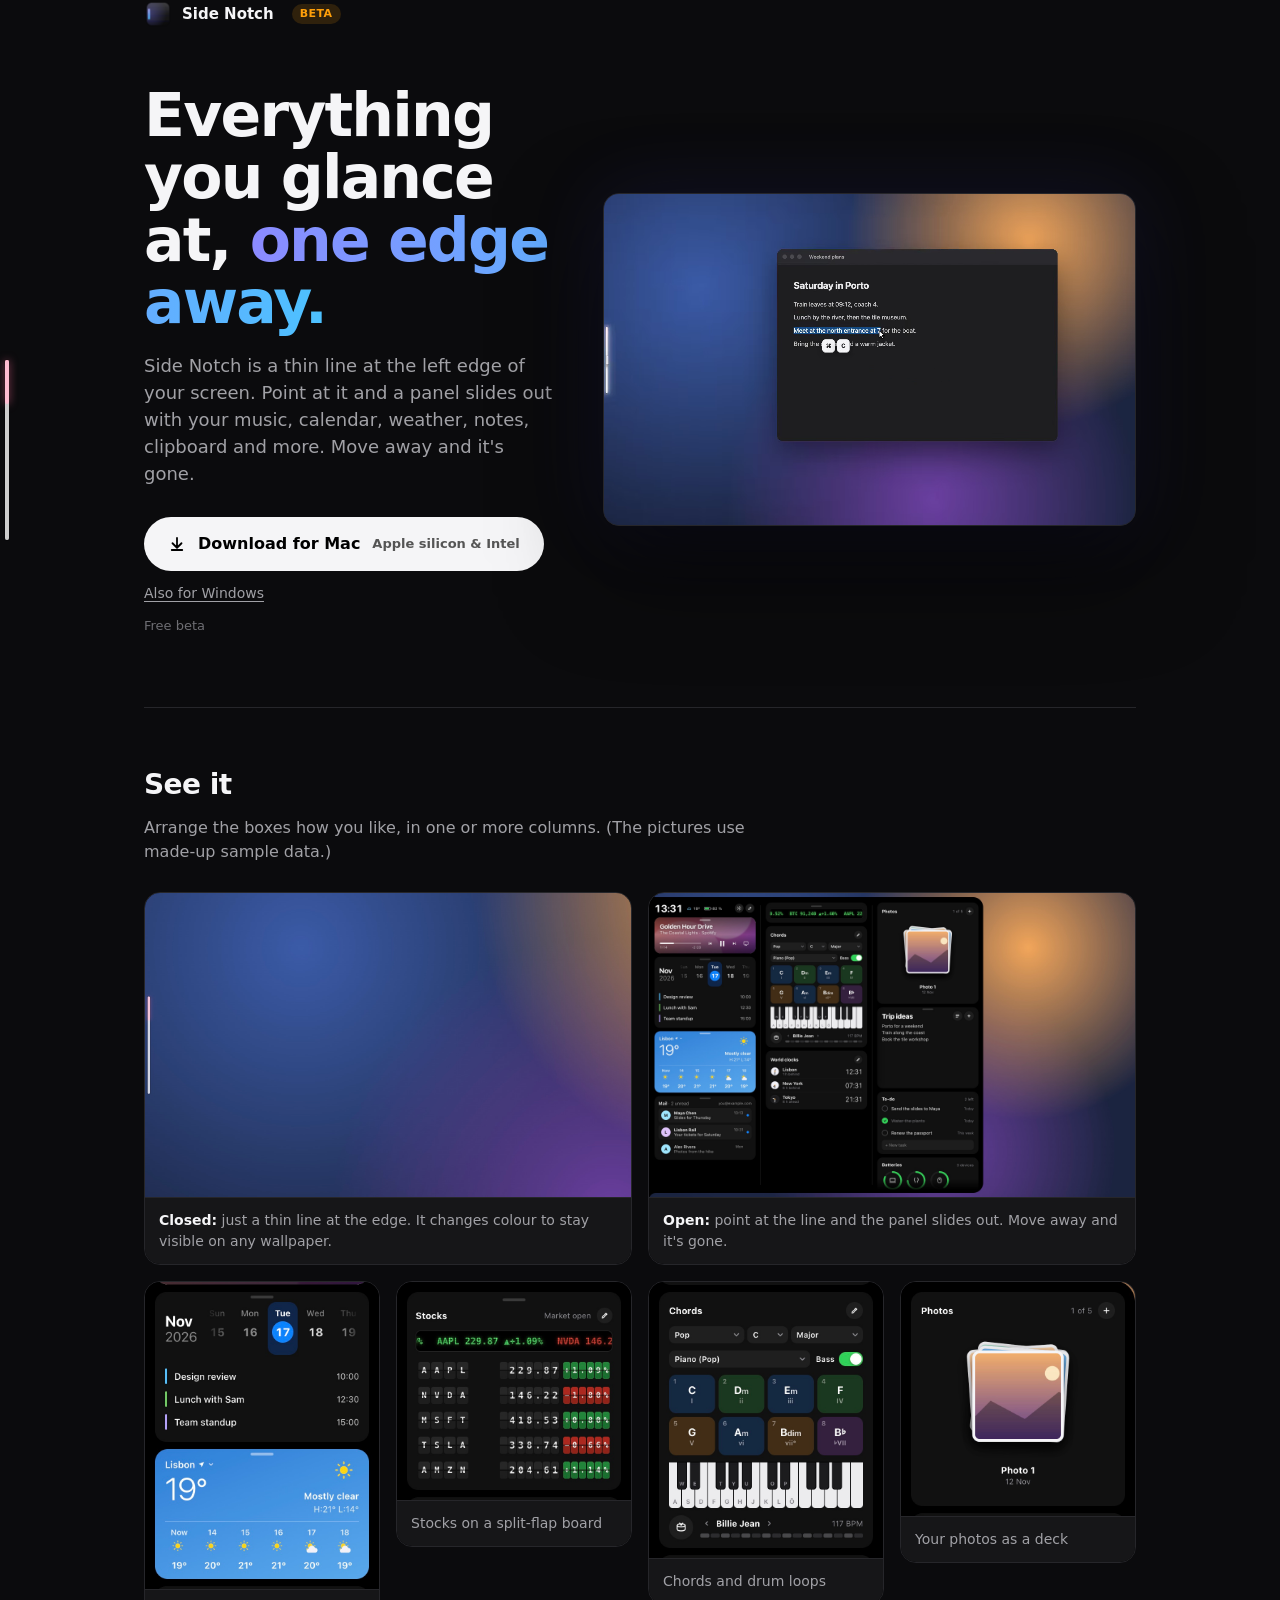
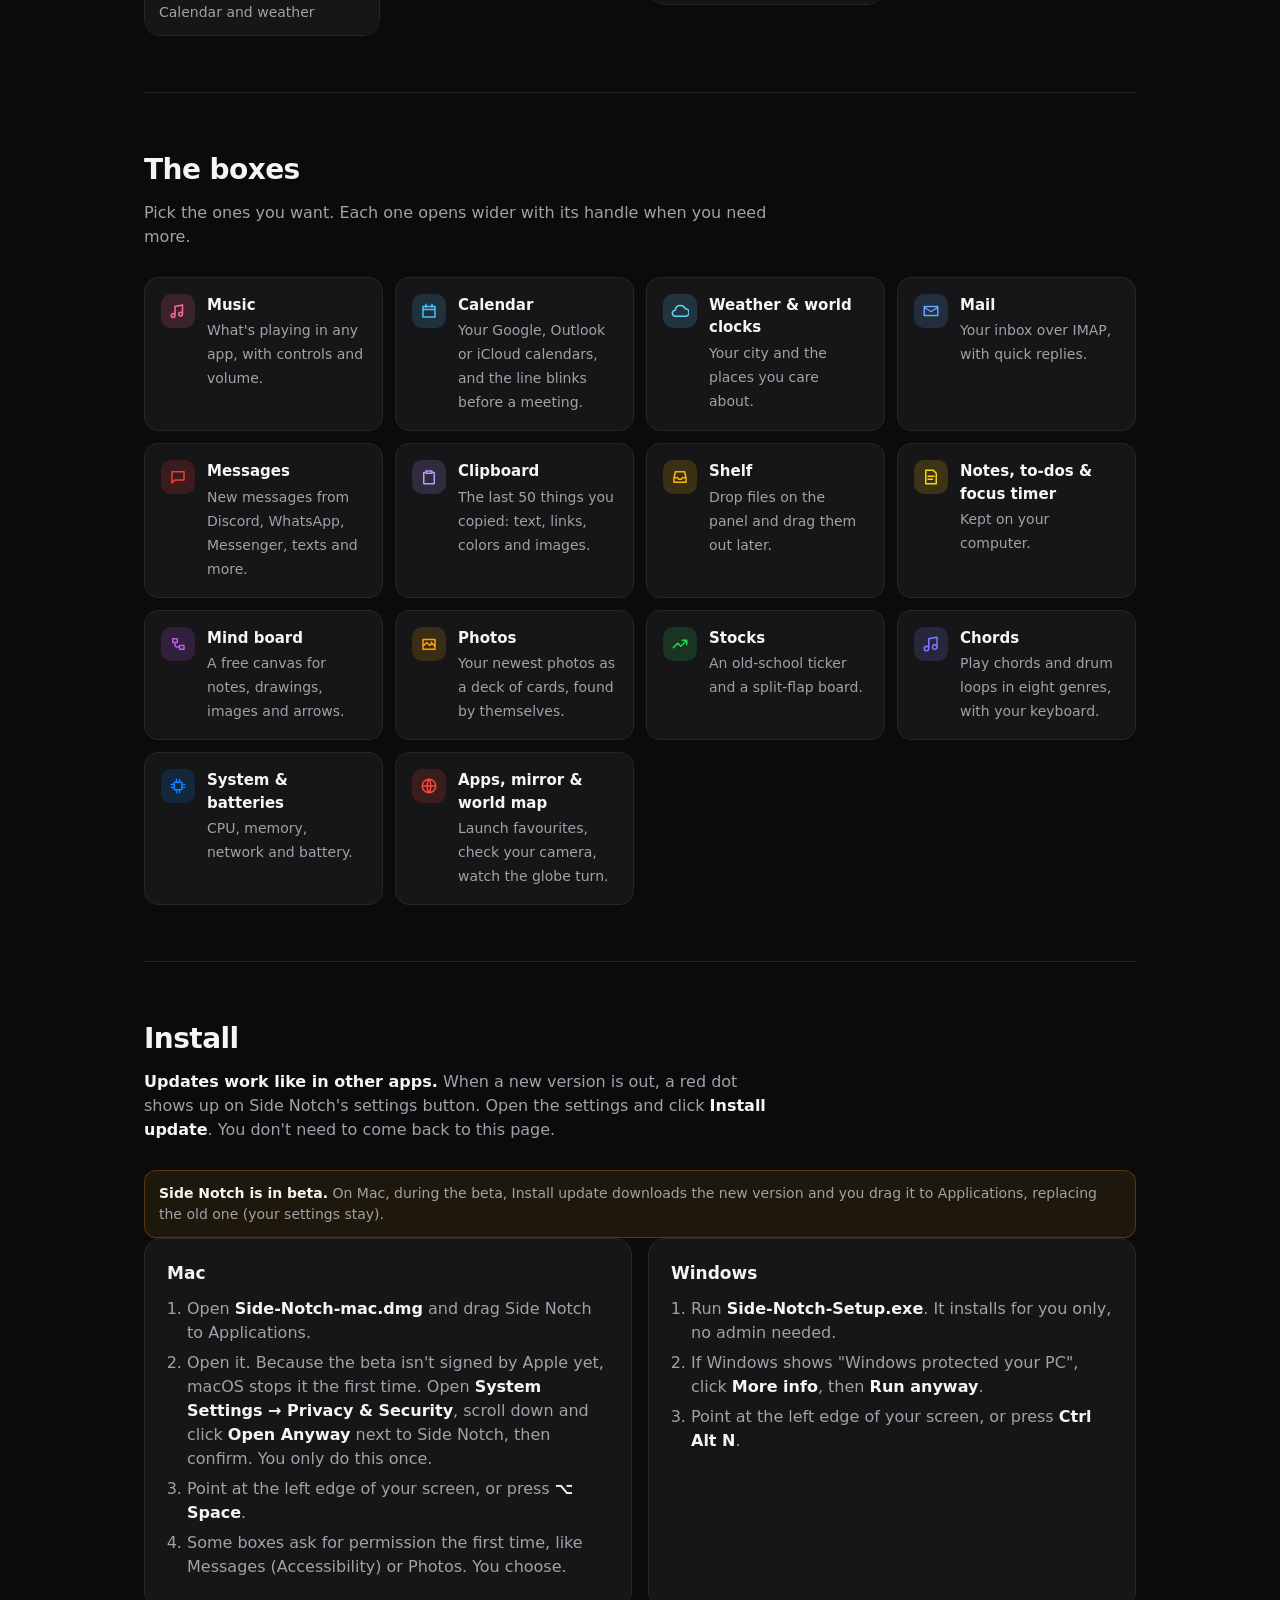
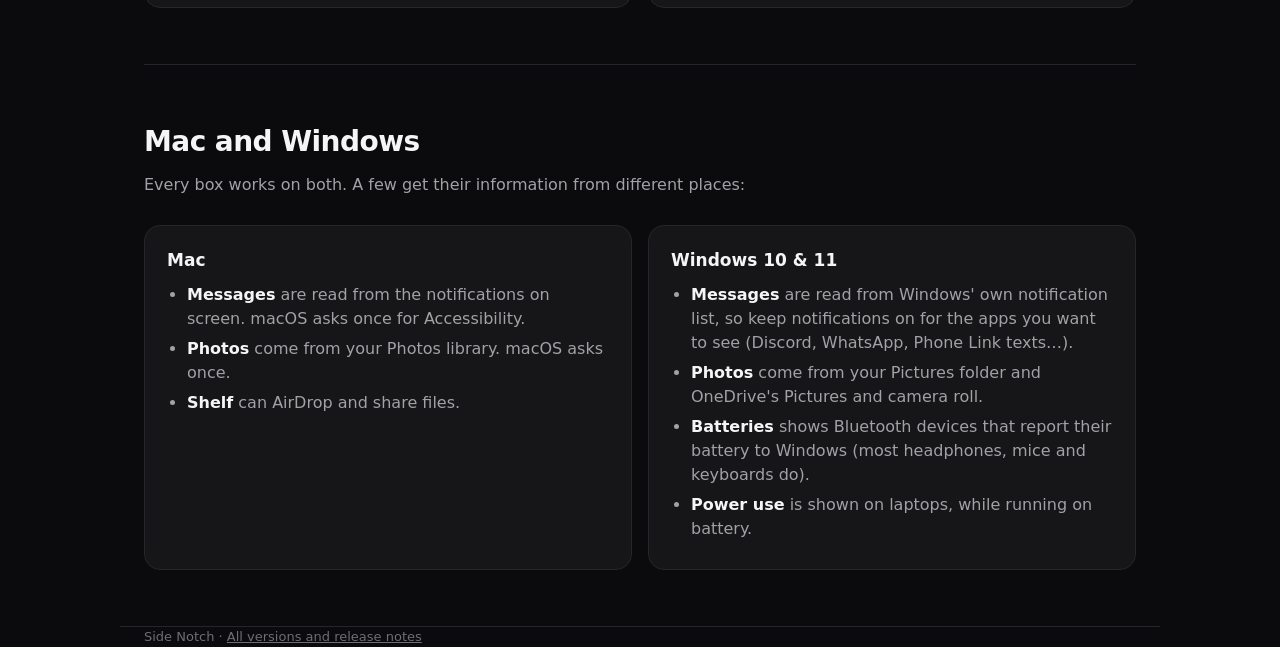
<file: docs/index.html>
<!doctype html>
<html lang="en">
<head>
<meta charset="utf-8">
<meta name="viewport" content="width=device-width, initial-scale=1">
<title>Side Notch – a panel at the edge of your screen</title>
<meta name="description" content="Side Notch is a thin line at the left edge of your screen. Point at it and a panel of small boxes slides out: music, calendar, weather, notes, clipboard and more. For Mac and Windows.">
<link rel="icon" href="favicon.png">
<style>
:root{--bg:#0B0B0D;--card:#161618;--line:#26262A;--text:#F5F5F7;--dim:#A1A1A6;--faint:#6E6E73;--accent:#8C8AFF;--accent2:#4CC2FF;color-scheme:dark}
*{box-sizing:border-box}
html{scroll-behavior:smooth}
body{margin:0;background:var(--bg);color:var(--text);font-family:-apple-system,BlinkMacSystemFont,'Segoe UI Variable Text','Segoe UI',Inter,system-ui,sans-serif;line-height:1.5;-webkit-font-smoothing:antialiased}
a{color:inherit}
.wrap{max-width:1040px;margin:0 auto;padding:0 24px}
header{padding:28px 0}
.brand{display:flex;align-items:center;gap:10px;font-weight:700;font-size:15px;text-decoration:none}
.brand img{width:28px;height:28px}
.hero{display:grid;grid-template-columns:.92fr 1.18fr;gap:44px;align-items:center;padding:56px 0 72px}
.hv{position:relative;border-radius:16px;overflow:hidden;border:1px solid var(--line);box-shadow:0 40px 100px rgba(0,0,0,.55),0 0 80px rgba(90,88,255,.12);background:#1B2440;aspect-ratio:16/10}
.hv video{display:block;width:100%;height:100%;object-fit:cover}
h1{font-size:clamp(36px,5.4vw,60px);line-height:1.04;letter-spacing:-.03em;margin:0 0 18px;font-weight:800}
h1 span{background:linear-gradient(90deg,var(--accent),var(--accent2));-webkit-background-clip:text;background-clip:text;color:transparent}
.lead{font-size:18px;color:var(--dim);margin:0 0 30px;max-width:520px}
.dl{display:flex;flex-direction:column;gap:12px;align-items:flex-start}
.btn{display:inline-flex;align-items:center;gap:12px;height:54px;padding:0 24px;border-radius:27px;background:var(--text);color:#000;font-weight:700;font-size:16px;text-decoration:none;transition:transform 160ms ease,background 160ms ease}
.btn:hover{transform:translateY(-1px);background:#FFFFFF}
.btn:focus-visible,.alt:focus-visible{outline:2px solid var(--accent2);outline-offset:3px}
.btn small{font-weight:600;color:#555;font-size:13px}
.alt{font-size:14px;color:var(--dim);text-decoration:underline;text-underline-offset:3px}
.alt:hover{color:var(--text)}
.ver{font-size:13px;color:var(--faint)}
.beta{display:inline-block;margin-left:8px;padding:2px 8px;border-radius:10px;background:rgba(255,159,10,.15);color:#FF9F0A;font-size:11px;font-weight:700;letter-spacing:.04em;vertical-align:middle}
.note{margin-top:14px;padding:12px 14px;border-radius:12px;background:rgba(255,159,10,.08);border:1px solid rgba(255,159,10,.25);color:var(--dim);font-size:14px}
.note b{color:var(--text)}
.icon{justify-self:center;width:min(320px,70vw);filter:drop-shadow(0 30px 60px rgba(90,88,255,.25))}
section{padding:56px 0;border-top:1px solid var(--line)}
h2{font-size:28px;letter-spacing:-.02em;margin:0 0 10px}
.sub{color:var(--dim);margin:0 0 28px;max-width:640px}
figure{margin:0}
.hero-shot{margin:0 0 72px;border-radius:18px;overflow:hidden;border:1px solid var(--line);box-shadow:0 40px 100px rgba(0,0,0,.55),0 0 0 1px rgba(255,255,255,.03);background:#1B2440}
.hero-shot img{display:block;width:100%;height:auto}
.duo{display:grid;grid-template-columns:1fr 1fr;gap:16px;margin-bottom:16px}
.duo figure,.closeups figure{border-radius:16px;overflow:hidden;border:1px solid var(--line);background:#000}
.duo img,.closeups img{display:block;width:100%;height:auto}
figcaption{padding:12px 14px;font-size:14px;color:var(--dim);background:var(--card);border-top:1px solid var(--line)}
figcaption b{color:var(--text)}
.closeups{display:grid;grid-template-columns:repeat(4,1fr);gap:16px;align-items:start}
.mod{display:flex;gap:12px;align-items:flex-start}
.mi{width:34px;height:34px;border-radius:10px;flex-shrink:0;display:flex;align-items:center;justify-content:center}
.mi svg{width:18px;height:18px}
.mods{display:grid;grid-template-columns:repeat(auto-fill,minmax(220px,1fr));gap:12px}
.mod{background:var(--card);border:1px solid var(--line);border-radius:14px;padding:16px}
.mod b{display:block;font-size:15px;margin-bottom:2px}
.mod div{min-width:0}
.mod span{color:var(--dim);font-size:14px}
.mod i{font-style:normal;font-size:11px;font-weight:700;color:#FF9F0A;margin-left:6px}
.two{display:grid;grid-template-columns:1fr 1fr;gap:16px}
.box{background:var(--card);border:1px solid var(--line);border-radius:16px;padding:22px}
.box h3{margin:0 0 10px;font-size:17px}
.box ol,.box ul{margin:0;padding-left:20px;color:var(--dim)}
.box li{margin:6px 0}
.box b{color:var(--text)}
footer{padding:36px 0 56px;color:var(--faint);font-size:13px;border-top:1px solid var(--line)}
#live{position:fixed;inset:0;width:100vw;height:100vh;border:0;z-index:60;pointer-events:none;background:transparent;opacity:0;transition:opacity 300ms ease;color-scheme:dark}
#live.ready{opacity:1}
#live.open{pointer-events:auto}
#lineHit{position:fixed;left:0;width:18px;z-index:61;cursor:pointer;display:none}
#lineHit.on{display:block}
/* the hint beside the line: fades in a moment after the live demo is ready, and goes once the line is used */
#tryHint{position:fixed;left:22px;z-index:59;display:flex;align-items:center;gap:8px;padding:8px 12px 8px 10px;border-radius:12px;background:rgba(28,28,30,.92);border:1px solid var(--line);box-shadow:0 10px 30px rgba(0,0,0,.4);font-size:13px;font-weight:600;color:var(--text);white-space:nowrap;pointer-events:none;opacity:0;transform:translateX(-8px);transition:opacity 500ms ease,transform 500ms cubic-bezier(.2,.9,.3,1)}
#tryHint.on{opacity:1;transform:none}
#tryHint svg{color:var(--accent);flex-shrink:0;animation:nudge 1.6s ease-in-out infinite}
@keyframes nudge{0%,100%{transform:translateX(0)}50%{transform:translateX(-4px)}}
@media (prefers-reduced-motion:reduce){#tryHint svg{animation:none}#tryHint{transition:opacity 300ms ease}}
@media (max-width:820px){.hv{grid-row:2}.duo{grid-template-columns:1fr}.closeups{grid-template-columns:1fr 1fr}.hero-shot{margin-bottom:48px}.hero{grid-template-columns:1fr;padding-top:24px;gap:24px}.icon{grid-row:1;width:180px}.shots,.two{grid-template-columns:1fr}.btn small{display:none}.btn{white-space:nowrap}}
@media (prefers-reduced-motion:reduce){html{scroll-behavior:auto}.btn{transition:none}}
</style>
</head>
<body>
<!-- the live demo: the real panel with made-up sample data (live/), opened by pointing at the line -->
<iframe id="live" title="Side Notch live demo" tabindex="-1" aria-hidden="true"></iframe>
<span id="lineHit" aria-hidden="true"></span>
<span id="tryHint" role="note"><svg width="16" height="16" viewBox="0 0 24 24" fill="none" stroke="currentColor" stroke-width="2.6" stroke-linecap="round" stroke-linejoin="round" aria-hidden="true"><path d="M19 12H5M11 6l-6 6 6 6"></path></svg>Point at the line to try it</span>
<header class="wrap"><a class="brand" href="#"><img src="icon.png" alt="">Side Notch<span class="beta">BETA</span></a></header>
<main class="wrap">
  <div class="hero">
    <div>
      <h1>Everything you glance at, <span>one edge away.</span></h1>
      <p class="lead">Side Notch is a thin line at the left edge of your screen. Point at it and a panel slides out with your music, calendar, weather, notes, clipboard and more. Move away and it's gone.</p>
      <div class="dl">
        <a class="btn" id="primary" href="https://github.com/minkenen/side-notch-releases/releases/latest/download/Side-Notch-mac.dmg">
          <svg width="18" height="18" viewBox="0 0 24 24" fill="none" stroke="currentColor" stroke-width="2.4" stroke-linecap="round" stroke-linejoin="round" aria-hidden="true"><path d="M12 4v12M6 11l6 6 6-6M5 20h14"></path></svg>
          <span id="primaryText">Download for Mac</span> <small id="primaryNote">Apple silicon &amp; Intel</small>
        </a>
        <a class="alt" id="secondary" href="https://github.com/minkenen/side-notch-releases/releases/latest/download/Side-Notch-Setup.exe">Also for Windows</a>
        <span class="ver" id="ver">Free beta</span>
      </div>

    </div>
    <div class="hv">
      <video id="heroVideo" autoplay muted loop playsinline preload="auto" poster="img/hero-poster.jpg" aria-label="Side Notch in use: the pointer goes to the line at the left edge, the panel slides out with music, calendar, weather and stocks, then closes; copied text and a new message slide out of the line">
        <source src="img/hero.webm" type="video/webm">
        <source src="img/hero.mp4" type="video/mp4">
      </video>
    </div>
  </div>

  <section aria-labelledby="see">
    <h2 id="see">See it</h2>
    <p class="sub">Arrange the boxes how you like, in one or more columns. (The pictures use made-up sample data.)</p>
    <div class="duo">
      <figure><img src="img/line.jpg" width="1600" height="1000" loading="lazy" alt="Only a thin line at the left edge of the screen, the rest of the desktop free"><figcaption><b>Closed:</b> just a thin line at the edge. It changes colour to stay visible on any wallpaper.</figcaption></figure>
      <figure><img src="img/panel.jpg" width="2400" height="1500" loading="lazy" alt="The panel open with three columns of boxes"><figcaption><b>Open:</b> point at the line and the panel slides out. Move away and it's gone.</figcaption></figure>
    </div>
    <div class="closeups">
      <figure><img src="img/weather.jpg" width="656" height="860" loading="lazy" alt="The calendar with today's events above the weather for Lisbon"><figcaption>Calendar and weather</figcaption></figure>
      <figure><img src="img/stocks.jpg" width="656" height="612" loading="lazy" alt="Stocks on a split-flap board with green and red changes"><figcaption>Stocks on a split-flap board</figcaption></figure>
      <figure><img src="img/chords.jpg" width="656" height="774" loading="lazy" alt="The Chords box with eight chord buttons, a small piano and a drum loop"><figcaption>Chords and drum loops</figcaption></figure>
      <figure><img src="img/photos.jpg" width="656" height="656" loading="lazy" alt="A stack of photos in the Photos box"><figcaption>Your photos as a deck</figcaption></figure>
    </div>
  </section>

  <section aria-labelledby="boxes">
    <h2 id="boxes">The boxes</h2>
    <p class="sub">Pick the ones you want. Each one opens wider with its handle when you need more.</p>
    <div class="mods">
      <div class="mod"><span class="mi" style="background:rgba(255,107,154,.16);color:#FF6B9A"><svg viewBox="0 0 24 24" fill="none" stroke="currentColor" stroke-width="2" stroke-linecap="round" stroke-linejoin="round" aria-hidden="true"><path d="M8 18V6l10-2v12M8 18a2.5 2.5 0 1 1-5 0a2.5 2.5 0 1 1 5 0M18 16a2.5 2.5 0 1 1-5 0a2.5 2.5 0 1 1 5 0"></path></svg></span><div><b>Music</b><span>What's playing in any app, with controls and volume.</span></div></div>
      <div class="mod"><span class="mi" style="background:rgba(76,194,255,.16);color:#4CC2FF"><svg viewBox="0 0 24 24" fill="none" stroke="currentColor" stroke-width="2" stroke-linecap="round" stroke-linejoin="round" aria-hidden="true"><path d="M4 6h16v14H4zM4 10h16M8 3v4M16 3v4"></path></svg></span><div><b>Calendar</b><span>Your Google, Outlook or iCloud calendars, and the line blinks before a meeting.</span></div></div>
      <div class="mod"><span class="mi" style="background:rgba(100,210,255,.16);color:#64D2FF"><svg viewBox="4 8 24 22" fill="none" stroke="currentColor" stroke-width="2" stroke-linecap="round" stroke-linejoin="round" aria-hidden="true"><path d="M10 26h13a5 5 0 0 0 0-10a7 7 0 0 0-13.4 2A4 4 0 0 0 10 26z"></path></svg></span><div><b>Weather &amp; world clocks</b><span>Your city and the places you care about.</span></div></div>
      <div class="mod"><span class="mi" style="background:rgba(100,168,255,.16);color:#64A8FF"><svg viewBox="0 0 24 24" fill="none" stroke="currentColor" stroke-width="2" stroke-linecap="round" stroke-linejoin="round" aria-hidden="true"><path d="M3 6h18v12H3zM3 7l9 6 9-6"></path></svg></span><div><b>Mail</b><span>Your inbox over IMAP, with quick replies.</span></div></div>
      <div class="mod"><span class="mi" style="background:rgba(255,59,48,.16);color:#FF3B30"><svg viewBox="0 0 24 24" fill="none" stroke="currentColor" stroke-width="2" stroke-linecap="round" stroke-linejoin="round" aria-hidden="true"><path d="M4 5h16v11H8l-4 4z"></path></svg></span><div><b>Messages</b><span>New messages from Discord, WhatsApp, Messenger, texts and more.</span></div></div>
      <div class="mod"><span class="mi" style="background:rgba(183,156,255,.16);color:#B79CFF"><svg viewBox="0 0 24 24" fill="none" stroke="currentColor" stroke-width="2" stroke-linecap="round" stroke-linejoin="round" aria-hidden="true"><path d="M8 4h8v3H8zM6 6H5v15h14V6h-1"></path></svg></span><div><b>Clipboard</b><span>The last 50 things you copied: text, links, colors and images.</span></div></div>
      <div class="mod"><span class="mi" style="background:rgba(255,185,0,.16);color:#FFB900"><svg viewBox="0 0 24 24" fill="none" stroke="currentColor" stroke-width="2" stroke-linecap="round" stroke-linejoin="round" aria-hidden="true"><path d="M4 13l2-8h12l2 8v6H4zM4 13h5l1 2h4l1-2h5"></path></svg></span><div><b>Shelf</b><span>Drop files on the panel and drag them out later.</span></div></div>
      <div class="mod"><span class="mi" style="background:rgba(255,214,10,.16);color:#FFD60A"><svg viewBox="0 0 24 24" fill="none" stroke="currentColor" stroke-width="2" stroke-linecap="round" stroke-linejoin="round" aria-hidden="true"><path d="M5 3h10l4 4v14H5zM8 11h8M8 15h6"></path></svg></span><div><b>Notes, to-dos &amp; focus timer</b><span>Kept on your computer.</span></div></div>
      <div class="mod"><span class="mi" style="background:rgba(191,90,242,.16);color:#BF5AF2"><svg viewBox="0 0 24 24" fill="none" stroke="currentColor" stroke-width="2" stroke-linecap="round" stroke-linejoin="round" aria-hidden="true"><path d="M5 5h6v5H5zM14 14h6v5h-6zM8 10v3c0 2 1 3 3 3h3"></path></svg></span><div><b>Mind board</b><span>A free canvas for notes, drawings, images and arrows.</span></div></div>
      <div class="mod"><span class="mi" style="background:rgba(255,159,10,.16);color:#FF9F0A"><svg viewBox="0 0 24 24" fill="none" stroke="currentColor" stroke-width="2" stroke-linecap="round" stroke-linejoin="round" aria-hidden="true"><path d="M4 6h16v13H4zM4 15l5-5 4 4 3-3 4 4M15 9.5v.01"></path></svg></span><div><b>Photos</b><span>Your newest photos as a deck of cards, found by themselves.</span></div></div>
      <div class="mod"><span class="mi" style="background:rgba(48,209,88,.16);color:#30D158"><svg viewBox="0 0 24 24" fill="none" stroke="currentColor" stroke-width="2" stroke-linecap="round" stroke-linejoin="round" aria-hidden="true"><path d="M3 17l6-6 4 4 8-8M15 7h6v6"></path></svg></span><div><b>Stocks</b><span>An old-school ticker and a split-flap board.</span></div></div>
      <div class="mod"><span class="mi" style="background:rgba(125,122,255,.16);color:#7D7AFF"><svg viewBox="0 0 24 24" fill="none" stroke="currentColor" stroke-width="2" stroke-linecap="round" stroke-linejoin="round" aria-hidden="true"><path d="M9 18V5l11-2v13M9 18a3 3 0 1 1-6 0a3 3 0 1 1 6 0M20 16a3 3 0 1 1-6 0a3 3 0 1 1 6 0"></path></svg></span><div><b>Chords</b><span>Play chords and drum loops in eight genres, with your keyboard.</span></div></div>
      <div class="mod"><span class="mi" style="background:rgba(10,132,255,.16);color:#0A84FF"><svg viewBox="0 0 24 24" fill="none" stroke="currentColor" stroke-width="2" stroke-linecap="round" stroke-linejoin="round" aria-hidden="true"><path d="M7 7h10v10H7zM10 3v4M14 3v4M10 17v4M14 17v4M3 10h4M3 14h4M17 10h4M17 14h4"></path></svg></span><div><b>System &amp; batteries</b><span>CPU, memory, network and battery.</span></div></div>
      <div class="mod"><span class="mi" style="background:rgba(255,69,58,.16);color:#FF453A"><svg viewBox="0 0 24 24" fill="none" stroke="currentColor" stroke-width="2" stroke-linecap="round" stroke-linejoin="round" aria-hidden="true"><path d="M12 21a9 9 0 1 0 0-18a9 9 0 1 0 0 18M3 12h18M12 3c3 3 3 15 0 18M12 3c-3 3-3 15 0 18"></path></svg></span><div><b>Apps, mirror &amp; world map</b><span>Launch favourites, check your camera, watch the globe turn.</span></div></div>
    </div>
  </section>

  <section aria-labelledby="get">
    <h2 id="get">Install</h2>
    <p class="sub"><b style="color:var(--text)">Updates work like in other apps.</b> When a new version is out, a red dot shows up on Side Notch's settings button. Open the settings and click <b style="color:var(--text)">Install update</b>. You don't need to come back to this page.</p>
    <div class="note"><b>Side Notch is in beta.</b> On Mac, during the beta, Install update downloads the new version and you drag it to Applications, replacing the old one (your settings stay).</div>
    <div class="two">
      <div class="box">
        <h3>Mac</h3>
        <ol>
          <li>Open <b>Side-Notch-mac.dmg</b> and drag Side Notch to Applications.</li>
          <li>Open it. Because the beta isn't signed by Apple yet, macOS stops it the first time. Open <b>System Settings → Privacy &amp; Security</b>, scroll down and click <b>Open Anyway</b> next to Side Notch, then confirm. You only do this once.</li>
          <li>Point at the left edge of your screen, or press <b>⌥ Space</b>.</li>
          <li>Some boxes ask for permission the first time, like Messages (Accessibility) or Photos. You choose.</li>
        </ol>
      </div>
      <div class="box">
        <h3>Windows</h3>
        <ol>
          <li>Run <b>Side-Notch-Setup.exe</b>. It installs for you only, no admin needed.</li>
          <li>If Windows shows "Windows protected your PC", click <b>More info</b>, then <b>Run anyway</b>.</li>
          <li>Point at the left edge of your screen, or press <b>Ctrl Alt N</b>.</li>
        </ol>
      </div>
    </div>
  </section>

  <section aria-labelledby="win">
    <h2 id="win">Mac and Windows</h2>
    <p class="sub">Every box works on both. A few get their information from different places:</p>
    <div class="two">
      <div class="box">
        <h3>Mac</h3>
        <ul>
          <li><b>Messages</b> are read from the notifications on screen. macOS asks once for Accessibility.</li>
          <li><b>Photos</b> come from your Photos library. macOS asks once.</li>
          <li><b>Shelf</b> can AirDrop and share files.</li>
        </ul>
      </div>
      <div class="box">
        <h3>Windows 10 &amp; 11</h3>
        <ul>
          <li><b>Messages</b> are read from Windows' own notification list, so keep notifications on for the apps you want to see (Discord, WhatsApp, Phone Link texts…).</li>
          <li><b>Photos</b> come from your Pictures folder and OneDrive's Pictures and camera roll.</li>
          <li><b>Batteries</b> shows Bluetooth devices that report their battery to Windows (most headphones, mice and keyboards do).</li>
          <li><b>Power use</b> is shown on laptops, while running on battery.</li>
        </ul>
      </div>
    </div>
  </section>
</main>
<footer class="wrap">Side Notch · <a href="https://github.com/minkenen/side-notch-releases/releases">All versions and release notes</a></footer>
<script>
// the right download first, and the version number from the latest release
(function () {
  var base = 'https://github.com/minkenen/side-notch-releases/releases/latest/download/';
  var ua = navigator.userAgent, plat = (navigator.userAgentData && navigator.userAgentData.platform) || navigator.platform || '';
  var win = /Win/i.test(plat) || /Windows/i.test(ua);
  if (win) {
    document.getElementById('primary').href = base + 'Side-Notch-Setup.exe';
    document.getElementById('primaryText').textContent = 'Download for Windows';
    document.getElementById('primaryNote').textContent = 'Windows 10 & 11';
    var s = document.getElementById('secondary'); s.href = base + 'Side-Notch-mac.dmg'; s.textContent = 'Also for Mac';
  }
  // the hero video stays still for people who'd rather not have motion
  var hv = document.getElementById('heroVideo');
  var still = window.matchMedia('(prefers-reduced-motion: reduce)').matches;
  if (still) { hv.removeAttribute('autoplay'); hv.pause(); hv.controls = true; }
  else {
    // keep it looping forever: some browsers stop a looping video after a while or when it was scrolled away,
    // so it starts again from the beginning whenever it ends, stalls or gets paused by the browser
    var again = function () { if (document.hidden) return; var p = hv.play(); if (p && p.catch) p.catch(function () {}); };
    hv.loop = true;
    hv.addEventListener('ended', function () { hv.currentTime = 0; again(); });
    hv.addEventListener('pause', function () { setTimeout(again, 120); });
    hv.addEventListener('stalled', again);
    document.addEventListener('visibilitychange', again);
    if ('IntersectionObserver' in window) new IntersectionObserver(function (es) { if (es[0].isIntersecting) again(); }).observe(hv);
    setInterval(function () { if (hv.paused) again(); }, 2000);
  }
  // the live demo, only where there's a mouse and room for the panel
  var live = document.getElementById('live'), hit = document.getElementById('lineHit');
  var capable = window.matchMedia('(pointer: fine) and (min-width: 900px)');
  var started = false, dwell = null, isOpen = false;
  var tip = document.getElementById('tryHint'), tipT = null, tipDone = false;
  function hideTip() { tipDone = true; clearTimeout(tipT); tip.classList.remove('on'); }
  function start() {
    if (started || !capable.matches) return;
    started = true; live.src = 'live/index.html';
  }
  // load it once the page has settled, or right away when the mouse heads for the edge
  window.addEventListener('load', function () { setTimeout(start, 1200); });
  document.addEventListener('mousemove', function (e) { if (e.clientX < 80) start(); }, { passive: true });
  var poke = function () { if (!isOpen && live.contentWindow) live.contentWindow.postMessage({ snEdge: true }, '*'); };
  hit.addEventListener('mouseenter', function () { clearTimeout(dwell); dwell = setTimeout(poke, 120); });
  hit.addEventListener('mouseleave', function () { clearTimeout(dwell); });
  hit.addEventListener('click', poke);
  window.addEventListener('message', function (e) {
    if (e.source !== live.contentWindow || !e.data || !e.data.sn) return;
    var d = e.data;
    if (d.line) {
      // the panel draws its own line now; the page's stand-in steps aside
      hit.style.top = (d.line.top - 10) + 'px'; hit.style.height = (d.line.h + 20) + 'px';
      hit.classList.add('on'); live.classList.add('ready');
      // the hint sits right beside the line, vertically centred on it
      tip.style.top = (d.line.top + d.line.h / 2 - 18) + 'px';
      if (!tipDone && !tipT) tipT = setTimeout(function () { if (!tipDone && !isOpen) tip.classList.add('on'); }, 1800);
    }
    if ('open' in d) {
      isOpen = d.open;
      live.classList.toggle('open', isOpen); hit.classList.toggle('on', !isOpen);
      if (isOpen) hideTip();
      if (isOpen) live.focus();
    }
  });
  fetch('https://api.github.com/repos/minkenen/side-notch-releases/releases/latest').then(function (r) { return r.ok ? r.json() : null; }).then(function (j) {
    if (j && j.tag_name) document.getElementById('ver').textContent = 'Beta ' + j.tag_name.replace(/^v/, '') + ' · Free';
  }).catch(function () {});
})();
</script>
</body>
</html>
</file>
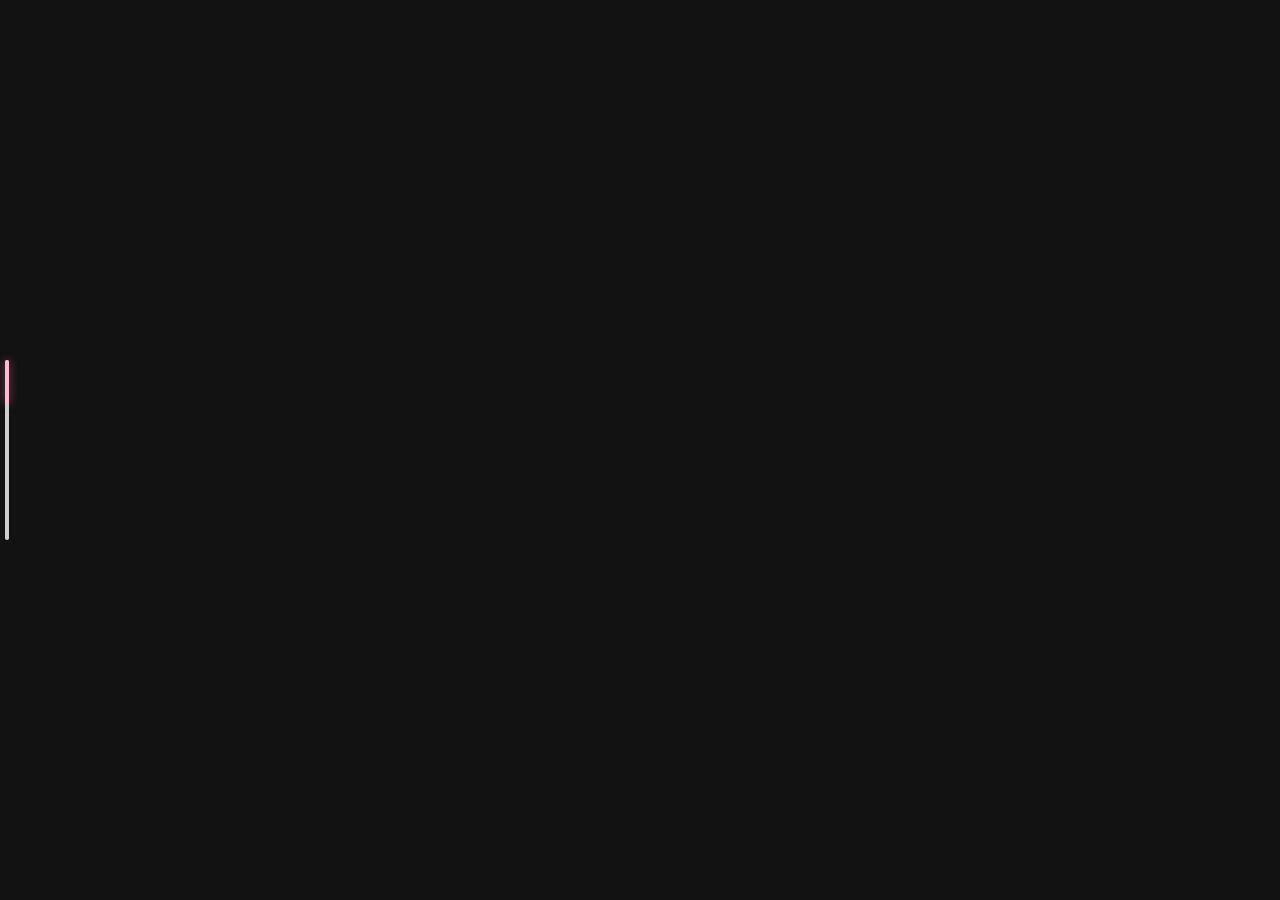
<file: docs/live/index.html>
<!doctype html>
<html lang="en">
<head>
<meta charset="utf-8">
<meta http-equiv="Content-Security-Policy" content="default-src 'self'; img-src 'self' data: https: blob:; media-src 'self' blob: mediastream:; style-src 'self' 'unsafe-inline'; script-src 'self'; connect-src 'self' ws://localhost:5199">
<title>Side Notch – live demo</title>
<meta name="robots" content="noindex">
<style>:root{color-scheme:dark}html,body{margin:0;padding:0;background:transparent;overflow:hidden;-webkit-font-smoothing:antialiased;user-select:none;-webkit-user-select:none}input,textarea{user-select:text;-webkit-user-select:text}</style>
  <script src="./demo-sn.js"></script>
  <script type="module" crossorigin src="./assets/index-BbtPMB3b.js"></script>
  <link rel="modulepreload" crossorigin href="./assets/modulepreload-polyfill-B5Qt9EMX.js">
  <link rel="stylesheet" crossorigin href="./assets/index-COiNrzc2.css">
</head>
<body>
<div id="app"></div>
</body>
</html>
</file>
<file: docs/live/assets/index-COiNrzc2.css>
body{margin:0}a{color:#005fb8}a:hover{color:#003d7a}button{font-family:inherit;cursor:pointer}button:focus-visible,input:focus-visible{outline:2px solid #4CC2FF;outline-offset:2px}input::placeholder{color:#8a8a8a}.ntt::placeholder{color:#555}.ntb::placeholder{color:#6a6a6a}.wstrip{scrollbar-width:none;scroll-snap-type:x mandatory}.wstrip::-webkit-scrollbar{display:none}.wday{scroll-snap-align:center}.wscroll{scrollbar-width:thin;scrollbar-color:#3A3A3A transparent}.wgrab:hover span{background:#8a8a8a!important}@keyframes wviz{0%,to{transform:scaleY(.25)}50%{transform:scaleY(1)}}@keyframes wbreathe{0%,to{opacity:.55}50%{opacity:1}}@keyframes wmeetbar{0%,to{background:#ffffff8c;box-shadow:0 0 #0a84ff00}50%{background:#2f9bff;box-shadow:0 0 12px #2f9bffe6}}@keyframes wreveal{0%{opacity:0;transform:translateY(-4px)}to{opacity:1;transform:none}}.wbar{transform-origin:bottom;animation:wviz .8s ease-in-out infinite}.wmusic{animation:wbreathe 2.4s ease-in-out infinite}.wmeetbar{animation:wmeetbar 1.1s ease-in-out infinite}.wreveal{animation:wreveal .24s ease-out}.wtray{scrollbar-width:thin;scrollbar-color:#3A3A3A transparent}.wtray::-webkit-scrollbar{height:4px}.wtray::-webkit-scrollbar-thumb{background:#3a3a3a;border-radius:2px}.tx{opacity:0;transition:opacity .15s}.titem:hover .tx,.titem:focus-within .tx{opacity:1}.titem:hover{background:#1c1c1c}@keyframes tpulse{0%,to{box-shadow:0 0 #4cc2ff00}50%{box-shadow:0 0 0 4px #4cc2ff40}}.tdrop{animation:tpulse 1.2s ease-in-out infinite}@keyframes wjigA{0%{rotate:-.6deg}50%{rotate:.6deg}to{rotate:-.6deg}}@keyframes wjigB{0%{rotate:.5deg}50%{rotate:-.5deg}to{rotate:.5deg}}.wjigA{animation:wjigA .26s ease-in-out infinite;cursor:grab;user-select:none;-webkit-user-select:none}.wjigB{animation:wjigB .3s ease-in-out infinite;cursor:grab;user-select:none;-webkit-user-select:none}.wxpop{animation:wxpop .26s cubic-bezier(.34,1.4,.64,1)}@keyframes wxpop{0%{transform:scale(0)}to{transform:scale(1)}}.crow{scrollbar-width:none}.crow::-webkit-scrollbar{display:none}@keyframes cpop{0%{transform:scale(.8);opacity:0}to{transform:none;opacity:1}}.cpop{animation:cpop .2s cubic-bezier(.2,.9,.3,1.3)}.ggrain{background-image:url("data:image/svg+xml;utf8,%3Csvg xmlns='http://www.w3.org/2000/svg' width='140' height='140'%3E%3Cfilter id='n'%3E%3CfeTurbulence type='fractalNoise' baseFrequency='0.85' numOctaves='2' stitchTiles='stitch'/%3E%3CfeColorMatrix values='0 0 0 0 1 0 0 0 0 1 0 0 0 0 1 0 0 0 0.55 0'/%3E%3C/filter%3E%3Crect width='100%25' height='100%25' filter='url(%23n)'/%3E%3C/svg%3E");background-size:140px 140px;mix-blend-mode:overlay}.gwall{background:radial-gradient(circle at 20% 25%,#FF6B9A 0,transparent 32%),radial-gradient(circle at 75% 30%,#4CC2FF 0,transparent 30%),radial-gradient(circle at 40% 80%,#FFB900 0,transparent 30%),radial-gradient(circle at 85% 85%,#7C5CFF 0,transparent 35%),#1b2440}.wrange{-webkit-appearance:none;-moz-appearance:none;appearance:none;width:100%;height:4px;border-radius:2px;background:#3a3a3c;outline:none;margin:0}.wrange::-webkit-slider-thumb{-webkit-appearance:none;width:16px;height:16px;border-radius:8px;background:#fff;box-shadow:0 1px 4px #00000080;cursor:pointer}.wrange::-moz-range-thumb{width:16px;height:16px;border-radius:8px;background:#fff;border:none}@keyframes mpulse{0%,to{opacity:1}50%{opacity:.45}}.mpulse{animation:mpulse 1.6s ease-in-out infinite}.wlift{cursor:grabbing;user-select:none;-webkit-user-select:none}.wlift *,.wjigA *,.wjigB *{pointer-events:none}.wjigA .wxpop,.wjigB .wxpop{pointer-events:auto}.wjigA .tdrop,.wjigB .tdrop{animation:none}.globe-module.svelte-4fq45j.svelte-4fq45j{height:290px;box-sizing:border-box;display:grid;grid-template-rows:auto 1fr auto;padding:14px 14px 12px;color:#fff}.globe-head.svelte-4fq45j.svelte-4fq45j,.globe-foot.svelte-4fq45j.svelte-4fq45j{display:flex;align-items:center;justify-content:space-between;position:relative;z-index:2}.globe-title.svelte-4fq45j.svelte-4fq45j{display:flex;flex-direction:column;gap:3px}.globe-title.svelte-4fq45j strong.svelte-4fq45j{font-size:14px;font-weight:700}.globe-title.svelte-4fq45j small.svelte-4fq45j{color:#777980;font-size:10px}button.svelte-4fq45j.svelte-4fq45j{height:28px;padding:0 10px;border:0;border-radius:14px;background:#1a1c20;color:#d8d8dd;display:flex;align-items:center;gap:6px;font:inherit;font-size:10px}canvas.svelte-4fq45j.svelte-4fq45j{width:100%;height:100%;display:block;min-height:0}.globe-foot.svelte-4fq45j.svelte-4fq45j{color:#707279;font-size:9px}.globe-foot.svelte-4fq45j span.svelte-4fq45j:first-child{display:flex;align-items:center;gap:6px}.globe-foot.svelte-4fq45j i.svelte-4fq45j{width:6px;height:6px;border-radius:50%;background:#ff453a;box-shadow:0 0 8px #ff453aa6}.head.svelte-lfx00s.svelte-lfx00s{display:flex;justify-content:space-between;align-items:center;margin-bottom:10px;min-height:24px}.title.svelte-lfx00s.svelte-lfx00s{font-size:13px;font-weight:700}.add.svelte-lfx00s.svelte-lfx00s{width:24px;height:24px;border-radius:12px;border:none;background:#1f1f1f;color:#fff;padding:0;display:flex;align-items:center;justify-content:center;cursor:pointer;transition:background .16s ease-in-out}.add.svelte-lfx00s.svelte-lfx00s:hover{background:#2c2c2e}.grid.svelte-lfx00s.svelte-lfx00s{display:grid;grid-template-columns:repeat(4,minmax(0,1fr));gap:4px 6px}.tile.svelte-lfx00s.svelte-lfx00s{position:relative}.hit.svelte-lfx00s.svelte-lfx00s{width:100%;border:none;background:transparent;color:#fff;padding:6px 2px 4px;border-radius:12px;display:flex;flex-direction:column;align-items:center;gap:5px;cursor:pointer;font-family:inherit;transition:background .16s ease-in-out}.hit.svelte-lfx00s.svelte-lfx00s:hover{background:#ffffff0f}.hit.svelte-lfx00s img.svelte-lfx00s,.ph.svelte-lfx00s.svelte-lfx00s{width:46px;height:46px;transition:transform .18s cubic-bezier(.65,0,.35,1)}.ph.svelte-lfx00s.svelte-lfx00s{border-radius:12px;background:#2c2c2e;display:flex;align-items:center;justify-content:center;font-size:18px;font-weight:700}.tile.launch.svelte-lfx00s .hit img.svelte-lfx00s,.tile.launch.svelte-lfx00s .ph.svelte-lfx00s{transform:scale(.86)}.name.svelte-lfx00s.svelte-lfx00s{font-size:10px;color:#c7c7c7;max-width:100%;overflow:hidden;text-overflow:ellipsis;white-space:nowrap}.rm.svelte-lfx00s.svelte-lfx00s{position:absolute;right:2px;top:0;width:18px;height:18px;border-radius:9px;border:2px solid #111111;background:#48484a;color:#fff;padding:0;display:flex;align-items:center;justify-content:center;cursor:pointer;opacity:0;transform:scale(.8);transition:opacity .14s ease-in-out,transform .14s ease-in-out}.tile.svelte-lfx00s:hover .rm.svelte-lfx00s{opacity:1;transform:scale(1)}.empty.svelte-lfx00s.svelte-lfx00s{width:100%;height:76px;border-radius:12px;border:1.5px dashed #3A3A3C;background:transparent;color:#8e8e93;font-family:inherit;font-size:12px;display:flex;align-items:center;justify-content:center;gap:8px;cursor:pointer;transition:border-color .16s ease-in-out,color .16s ease-in-out}.empty.svelte-lfx00s.svelte-lfx00s:hover{border-color:#636366;color:#c7c7c7}.plus.svelte-lfx00s.svelte-lfx00s{width:26px;height:26px;border-radius:13px;background:#1f1f1f;color:#fff;display:flex;align-items:center;justify-content:center}.head.svelte-1tzm3wk.svelte-1tzm3wk{display:flex;justify-content:space-between;align-items:baseline;margin-bottom:6px}.title.svelte-1tzm3wk.svelte-1tzm3wk{font-size:13px;font-weight:700}.right.svelte-1tzm3wk.svelte-1tzm3wk{display:flex;align-items:baseline;gap:10px}.sum.svelte-1tzm3wk.svelte-1tzm3wk{border:none;background:transparent;padding:0;font-family:inherit;font-size:11px;color:#8e8e93;cursor:pointer;transition:color .16s ease-in-out}.sum.svelte-1tzm3wk.svelte-1tzm3wk:hover{color:#fff}.list.svelte-1tzm3wk.svelte-1tzm3wk{display:flex;flex-direction:column;gap:2px;max-height:340px;overflow-y:auto;margin:0 -6px;scrollbar-width:none}.list.svelte-1tzm3wk.svelte-1tzm3wk::-webkit-scrollbar{display:none}.list.svelte-1tzm3wk>*{content-visibility:auto;contain-intrinsic-size:auto 52px}.row.svelte-1tzm3wk.svelte-1tzm3wk{width:100%;border:none;background:transparent;color:#fff;font-family:inherit;text-align:left;display:flex;align-items:flex-start;gap:10px;padding:8px 6px;border-radius:10px;cursor:pointer;transition:background .16s ease-in-out}.row.svelte-1tzm3wk.svelte-1tzm3wk:hover{background:#ffffff0f}.row.fresh.svelte-1tzm3wk.svelte-1tzm3wk{animation:svelte-1tzm3wk-msgIn .32s cubic-bezier(.65,0,.35,1)}@keyframes svelte-1tzm3wk-msgIn{0%{opacity:0;transform:translateY(-8px)}to{opacity:1;transform:none}}.dot.svelte-1tzm3wk.svelte-1tzm3wk{width:6px;height:6px;border-radius:3px;margin-top:13px;flex-shrink:0;background:transparent;transition:background .2s ease-in-out}.dot.on.svelte-1tzm3wk.svelte-1tzm3wk{background:#0a84ff}.row.svelte-1tzm3wk img.svelte-1tzm3wk,.ph.svelte-1tzm3wk.svelte-1tzm3wk{width:30px;height:30px;flex-shrink:0}.ph.svelte-1tzm3wk.svelte-1tzm3wk{border-radius:8px;background:#2c2c2e;display:flex;align-items:center;justify-content:center;font-weight:700;font-size:13px}.txt.svelte-1tzm3wk.svelte-1tzm3wk{flex-grow:1;min-width:0;display:flex;flex-direction:column;gap:2px}.top.svelte-1tzm3wk.svelte-1tzm3wk{display:flex;justify-content:space-between;gap:8px}.who.svelte-1tzm3wk.svelte-1tzm3wk{font-size:12px;font-weight:700;white-space:nowrap;overflow:hidden;text-overflow:ellipsis}.where.svelte-1tzm3wk.svelte-1tzm3wk{font-weight:500;color:#8e8e93}.time.svelte-1tzm3wk.svelte-1tzm3wk{font-size:10px;color:#8e8e93;flex-shrink:0}.body.svelte-1tzm3wk.svelte-1tzm3wk{font-size:12px;line-height:1.35;color:#fff;display:-webkit-box;-webkit-line-clamp:2;-webkit-box-orient:vertical;overflow:hidden;transition:color .2s ease-in-out}.body.read.svelte-1tzm3wk.svelte-1tzm3wk{color:#aeaeb2}.note.svelte-1tzm3wk.svelte-1tzm3wk{font-size:12px;line-height:1.4;color:#c7c7c7;display:flex;flex-direction:column;gap:8px;align-items:flex-start}.btn.svelte-1tzm3wk.svelte-1tzm3wk{height:28px;padding:0 12px;border-radius:14px;border:none;background:#0a84ff;color:#fff;font-family:inherit;font-size:12px;font-weight:600;cursor:pointer}.none.svelte-1tzm3wk.svelte-1tzm3wk{height:56px;display:flex;align-items:center;justify-content:center;gap:8px;font-size:12px;color:#8e8e93}.mind.svelte-gu28fv.svelte-gu28fv{position:relative;height:400px;border-radius:16px;overflow:hidden;background:#0e0e10;color:#fff;outline:none}.surf.svelte-gu28fv.svelte-gu28fv{position:absolute;top:0;right:0;bottom:0;left:0;overflow:hidden;background-color:#0e0e10;-webkit-user-select:none;user-select:none;touch-action:none}.world.svelte-gu28fv.svelte-gu28fv{position:absolute;left:0;top:0;width:2000px;height:2000px;transform-origin:0 0}.world.live.svelte-gu28fv.svelte-gu28fv{will-change:transform}.layer.svelte-gu28fv.svelte-gu28fv{position:absolute;left:0;top:0;overflow:visible;pointer-events:none}.layer.top.svelte-gu28fv.svelte-gu28fv{z-index:2}.hit.svelte-gu28fv.svelte-gu28fv{pointer-events:stroke;cursor:pointer}.item.svelte-gu28fv.svelte-gu28fv{position:absolute;border-radius:8px;box-shadow:0 4px 12px #0006;outline-offset:3px}.item.flat.svelte-gu28fv.svelte-gu28fv{box-shadow:none}.item.lift.svelte-gu28fv.svelte-gu28fv{box-shadow:0 14px 30px #0009;z-index:1}.item.sel.svelte-gu28fv.svelte-gu28fv{outline:1.5px solid #0A84FF}.item.snap.svelte-gu28fv.svelte-gu28fv{outline:2px solid #0A84FF;box-shadow:0 0 0 4px #0a84ff40,0 4px 12px #0006}.note.svelte-gu28fv.svelte-gu28fv{padding:9px 10px;border-radius:8px;color:#1c1c1e;font-weight:600;line-height:1.3;min-height:40px;box-sizing:border-box;white-space:pre-wrap;word-break:break-word;outline:none}.text.svelte-gu28fv.svelte-gu28fv{color:#fff;font-weight:700;line-height:1.15;white-space:pre-wrap;word-break:break-word;outline:none;min-height:1em}.note.svelte-gu28fv.svelte-gu28fv:empty:before,.text.svelte-gu28fv.svelte-gu28fv:empty:before{content:attr(data-ph);opacity:.45}[contenteditable=true].svelte-gu28fv.svelte-gu28fv{cursor:text;-webkit-user-select:text;user-select:text}.img.svelte-gu28fv.svelte-gu28fv{border-radius:8px;border:3px solid #F5F5F7;box-sizing:border-box}.file.svelte-gu28fv.svelte-gu28fv{height:44px;box-sizing:border-box;display:flex;align-items:center;gap:8px;padding:0 10px;border-radius:8px;background:#2c2c2e;color:#fff;font-size:12px;font-weight:600}.file.svelte-gu28fv span.svelte-gu28fv{white-space:nowrap;overflow:hidden;text-overflow:ellipsis}.grip.svelte-gu28fv.svelte-gu28fv{position:absolute;right:-7px;bottom:-7px;width:12px;height:12px;border-radius:3px;background:#fff;border:2px solid #0A84FF;box-sizing:border-box;cursor:nwse-resize}.anchor.svelte-gu28fv.svelte-gu28fv{position:absolute;width:10px;height:10px;margin:-5px 0 0 -5px;border-radius:5px;background:#0a84ff;box-shadow:0 0 0 3px #0a84ff59;z-index:3;pointer-events:none}.end.svelte-gu28fv.svelte-gu28fv{position:absolute;width:12px;height:12px;margin:-6px 0 0 -6px;border-radius:6px;background:#fff;border:2px solid #0A84FF;box-sizing:border-box;cursor:move;z-index:4}.hint.svelte-gu28fv.svelte-gu28fv{position:absolute;left:50%;bottom:66px;transform:translate(-50%);height:24px;padding:0 10px;border-radius:12px;background:#0a84fff2;font-size:10.5px;font-weight:700;display:flex;align-items:center;white-space:nowrap;transition:opacity .16s ease-in-out;pointer-events:none;z-index:7}button.svelte-gu28fv.svelte-gu28fv{font-family:inherit;cursor:pointer}.head.svelte-gu28fv.svelte-gu28fv{position:absolute;left:10px;right:10px;top:8px;display:flex;align-items:center;gap:6px;z-index:6}.head.svelte-gu28fv input.svelte-gu28fv{flex-grow:1;min-width:0;height:30px;border:none;outline:none;background:transparent;color:#fff;font-family:inherit;font-size:16px;font-weight:800;letter-spacing:-.01em;text-shadow:0 1px 4px rgba(0,0,0,.8);padding:0 4px}.head.svelte-gu28fv input.svelte-gu28fv::placeholder,.search.svelte-gu28fv.svelte-gu28fv::placeholder{color:#8e8e93}.round.svelte-gu28fv.svelte-gu28fv{width:28px;height:28px;flex-shrink:0;border:none;border-radius:14px;background:#1f1f1f;color:#fff;display:flex;align-items:center;justify-content:center;padding:0;transition:background .16s ease-in-out}.round.svelte-gu28fv.svelte-gu28fv:hover{background:#2c2c2e}.mini.svelte-gu28fv.svelte-gu28fv{width:24px;height:24px;border:none;border-radius:12px;background:#2c2c2e;color:#fff;padding:0;display:flex;align-items:center;justify-content:center}.tab.svelte-gu28fv.svelte-gu28fv{position:absolute;right:0;top:50%;margin-top:-34px;width:22px;height:68px;border:none;border-radius:10px 0 0 10px;background:#1c1c1ef2;color:#fff;box-shadow:-4px 0 14px #0006;padding:0;display:flex;flex-direction:column;align-items:center;justify-content:center;gap:6px;z-index:6;transition:opacity .2s ease-in-out,transform .3s cubic-bezier(.65,0,.35,1)}.panel.svelte-gu28fv.svelte-gu28fv{position:absolute;right:8px;top:46px;bottom:74px;width:140px;padding:10px;box-sizing:border-box;border-radius:14px;background:#1c1c1ef5;box-shadow:0 12px 30px #00000080;display:flex;flex-direction:column;gap:10px;z-index:6;transition:transform .3s cubic-bezier(.65,0,.35,1),opacity .22s ease-in-out;overflow-y:auto;scrollbar-width:none}.panel.svelte-gu28fv.svelte-gu28fv::-webkit-scrollbar{display:none}.ph.svelte-gu28fv.svelte-gu28fv{display:flex;align-items:center;justify-content:space-between;font-size:11px;font-weight:700}.prev.svelte-gu28fv.svelte-gu28fv{height:46px;flex-shrink:0;border-radius:8px;background:#0e0e10;display:flex;align-items:center;justify-content:center;overflow:hidden}.grp.svelte-gu28fv.svelte-gu28fv{display:flex;flex-direction:column;gap:5px}.gl.svelte-gu28fv.svelte-gu28fv{font-size:9.5px;font-weight:700;color:#8e8e93}.seg.svelte-gu28fv.svelte-gu28fv{display:flex;gap:2px;padding:2px;border-radius:8px;background:#2c2c2e}.seg.svelte-gu28fv button.svelte-gu28fv{height:24px;min-width:22px;padding:0 4px;border:none;border-radius:6px;background:transparent;color:#fff;font-weight:600;display:flex;align-items:center;justify-content:center;flex-grow:1;transition:background .14s ease-in-out}.seg.svelte-gu28fv button.on.svelte-gu28fv{background:#0a84ff}.sl.svelte-gu28fv.svelte-gu28fv{display:flex;align-items:center;gap:6px}.sl.svelte-gu28fv input.svelte-gu28fv{flex-grow:1;min-width:60px;accent-color:#0A84FF}.sl.svelte-gu28fv span.svelte-gu28fv{font-size:10px;font-weight:700;min-width:30px;text-align:right}.menu.svelte-gu28fv.svelte-gu28fv{position:absolute;right:12px;bottom:68px;width:168px;padding:6px;border-radius:14px;background:#1c1c1ef7;box-shadow:0 12px 30px #00000080;display:flex;flex-direction:column;gap:2px;z-index:8;transform-origin:bottom right;transition:opacity .18s ease-in-out,transform .2s cubic-bezier(.65,0,.35,1)}.ml.svelte-gu28fv.svelte-gu28fv{font-size:10px;font-weight:700;color:#8e8e93;padding:4px 8px 2px}.mrow.svelte-gu28fv.svelte-gu28fv{display:flex;align-items:center;gap:10px;padding:6px 8px;border:none;border-radius:9px;background:transparent;color:#fff;font-size:12px;font-weight:600;text-align:left;transition:background .14s ease-in-out}.mrow.svelte-gu28fv.svelte-gu28fv:hover,.mrow.on.svelte-gu28fv.svelte-gu28fv{background:#2c2c2e}.mrow.svelte-gu28fv.svelte-gu28fv:disabled{opacity:.4;cursor:default}.mrow.red.svelte-gu28fv.svelte-gu28fv{color:#ff453a}.mn.svelte-gu28fv.svelte-gu28fv{flex-grow:1}.kb.svelte-gu28fv.svelte-gu28fv{font-size:10px;color:#8e8e93}.sw.svelte-gu28fv.svelte-gu28fv{width:26px;height:26px;border-radius:6px;border:1px solid #3A3A3C;background-color:#0e0e10;background-size:6px 6px}.sep.svelte-gu28fv.svelte-gu28fv{height:1px;background:#3a3a3c;margin:4px 6px}.barwrap.svelte-gu28fv.svelte-gu28fv{position:absolute;left:50%;bottom:12px;pointer-events:none;transition:transform .36s cubic-bezier(.65,0,.35,1);display:flex;flex-direction:column;align-items:center;z-index:5}.fold.svelte-gu28fv.svelte-gu28fv{pointer-events:auto;width:44px;height:26px;margin-bottom:2px;border:none;background:transparent;padding:0;display:flex;align-items:center;justify-content:center;filter:drop-shadow(0 1px 4px rgba(0,0,0,.9));transition:color .2s ease-in-out}.fold.svelte-gu28fv svg.svelte-gu28fv{transition:transform .36s cubic-bezier(.65,0,.35,1)}.bar.svelte-gu28fv.svelte-gu28fv{pointer-events:auto;display:flex;align-items:center;gap:1px;padding:5px;border-radius:22px;background:#1c1c1ef2;box-shadow:0 8px 24px #00000080}.tool.svelte-gu28fv.svelte-gu28fv{width:31px;height:31px;border-radius:16px;border:none;background:transparent;color:#c7c7cc;padding:0;display:flex;align-items:center;justify-content:center;flex-shrink:0;transition:background .16s ease-in-out,color .16s ease-in-out}.tool.svelte-gu28fv.svelte-gu28fv:hover{color:#fff}.tool.on.svelte-gu28fv.svelte-gu28fv{background:#0a84ff;color:#fff}.tool.svelte-gu28fv.svelte-gu28fv:disabled{opacity:.35;cursor:default}.tool.svelte-gu28fv.svelte-gu28fv:disabled:hover{color:#c7c7cc}.div.svelte-gu28fv.svelte-gu28fv{width:1px;height:20px;background:#3a3a3c;margin:0 3px}.dim.svelte-gu28fv.svelte-gu28fv{position:absolute;top:0;right:0;bottom:0;left:0;background:#00000080;transition:opacity .32s ease-in-out;z-index:9}.list.svelte-gu28fv.svelte-gu28fv{position:absolute;left:0;top:0;bottom:0;width:88%;background:#1a1a1a;box-shadow:12px 0 30px #00000080;transition:transform .38s cubic-bezier(.65,0,.35,1);z-index:10;display:flex;flex-direction:column;padding:10px 8px 8px;gap:8px;box-sizing:border-box}.lh.svelte-gu28fv.svelte-gu28fv{display:flex;align-items:center;justify-content:space-between;padding:0 4px;font-size:14px;font-weight:800}.search.svelte-gu28fv.svelte-gu28fv{height:30px;flex-shrink:0;border-radius:8px;border:none;outline:none;background:#262626;color:#fff;padding:0 10px;font-family:inherit;font-size:12px}.rows.svelte-gu28fv.svelte-gu28fv{flex-grow:1;overflow-y:auto;display:flex;flex-direction:column;gap:2px;scrollbar-width:none}.rows.svelte-gu28fv.svelte-gu28fv::-webkit-scrollbar{display:none}.brow.svelte-gu28fv.svelte-gu28fv{flex-shrink:0;border:none;border-radius:9px;background:transparent;color:#fff;padding:7px 8px;display:flex;gap:9px;align-items:center;text-align:left;transition:background .14s ease-in-out}.brow.svelte-gu28fv.svelte-gu28fv:hover{background:#222}.brow.on.svelte-gu28fv.svelte-gu28fv{background:#262626}.th.svelte-gu28fv.svelte-gu28fv{position:relative;width:52px;height:38px;flex-shrink:0;border-radius:6px;background:#0e0e10;border:1px solid #333336;overflow:hidden}.th.svelte-gu28fv span.svelte-gu28fv{position:absolute;border-radius:1.5px}.bt.svelte-gu28fv.svelte-gu28fv{min-width:0;flex-grow:1;display:flex;flex-direction:column;gap:2px}.bn.svelte-gu28fv.svelte-gu28fv{display:flex;justify-content:space-between;gap:8px}.nm.svelte-gu28fv.svelte-gu28fv{font-size:12px;font-weight:700;white-space:nowrap;overflow:hidden;text-overflow:ellipsis}.dt.svelte-gu28fv.svelte-gu28fv{font-size:10px;color:#7a7a7a;flex-shrink:0}.ct.svelte-gu28fv.svelte-gu28fv{font-size:11px;color:#9e9e9e}.head.svelte-1uzbx0n.svelte-1uzbx0n{display:flex;justify-content:space-between;align-items:center;min-height:24px;margin-bottom:2px}.title.svelte-1uzbx0n.svelte-1uzbx0n{font-size:13px;font-weight:700}.add.svelte-1uzbx0n.svelte-1uzbx0n{width:24px;height:24px;border-radius:12px;border:none;background:#1f1f1f;color:#fff;padding:0;display:flex;align-items:center;justify-content:center;cursor:pointer;transition:background .16s ease-in-out}.add.svelte-1uzbx0n.svelte-1uzbx0n:hover{background:#2c2c2e}.add.on.svelte-1uzbx0n.svelte-1uzbx0n{background:#0a84ff}.row.svelte-1uzbx0n.svelte-1uzbx0n{position:relative;display:flex;align-items:center;gap:10px;height:38px;border-bottom:1px solid rgba(255,255,255,.06)}.row.svelte-1uzbx0n.svelte-1uzbx0n:last-child{border-bottom:none}.row.edit.svelte-1uzbx0n.svelte-1uzbx0n{cursor:grab}.row.lift.svelte-1uzbx0n.svelte-1uzbx0n{z-index:2;cursor:grabbing;background:#2c2c2e;border-radius:10px;border-bottom-color:transparent;box-shadow:0 10px 24px #0000008c;margin:0 -6px;padding:0 6px}.grip.svelte-1uzbx0n.svelte-1uzbx0n{width:22px;display:flex;justify-content:flex-end;color:#8e8e93;flex-shrink:0;animation:svelte-1uzbx0n-rmIn .2s cubic-bezier(.65,0,.35,1)}.txt.svelte-1uzbx0n.svelte-1uzbx0n{display:flex;flex-direction:column;flex-grow:1;min-width:0}.city.svelte-1uzbx0n.svelte-1uzbx0n{font-size:13px;font-weight:600;white-space:nowrap;overflow:hidden;text-overflow:ellipsis}.diff.svelte-1uzbx0n.svelte-1uzbx0n{font-size:10px;color:#8e8e93}.time.svelte-1uzbx0n.svelte-1uzbx0n{font-size:20px;font-weight:300;font-variant-numeric:tabular-nums;letter-spacing:-.02em;transition:transform .16s ease-in-out}.rm.svelte-1uzbx0n.svelte-1uzbx0n{position:absolute;left:14px;top:3px;width:18px;height:18px;border-radius:9px;border:2px solid #111111;background:#48484a;color:#fff;padding:0;display:flex;align-items:center;justify-content:center;cursor:pointer;animation:svelte-1uzbx0n-rmIn .2s cubic-bezier(.65,0,.35,1);transition:background .14s ease-in-out}@keyframes svelte-1uzbx0n-rmIn{0%{opacity:0;transform:scale(.6)}to{opacity:1;transform:scale(1)}}.rm.svelte-1uzbx0n.svelte-1uzbx0n:hover{background:#ff453a}.addrow.svelte-1uzbx0n.svelte-1uzbx0n{height:38px;border:none;background:transparent;color:#0a84ff;padding:0;display:flex;align-items:center;gap:10px;font-family:inherit;font-size:13px;font-weight:600;cursor:pointer;text-align:left}.addrow.svelte-1uzbx0n .plus.svelte-1uzbx0n{width:26px;height:26px;border-radius:13px;background:#0a84ff26;display:flex;align-items:center;justify-content:center}.find.svelte-1uzbx0n.svelte-1uzbx0n{display:flex;flex-direction:column;gap:4px;margin:4px 0 6px}.box.svelte-1uzbx0n.svelte-1uzbx0n{display:flex;align-items:center;gap:6px;height:32px;padding:0 4px 0 10px;border-radius:10px;background:#1f1f1f}.box.svelte-1uzbx0n input.svelte-1uzbx0n{flex-grow:1;min-width:0;border:none;outline:none;background:transparent;color:#fff;font-family:inherit;font-size:12px}.box.svelte-1uzbx0n input.svelte-1uzbx0n::placeholder{color:#8e8e93}.cancel.svelte-1uzbx0n.svelte-1uzbx0n{height:26px;padding:0 8px;border:none;border-radius:8px;background:transparent;color:#8e8e93;font-family:inherit;font-size:12px;font-weight:600;cursor:pointer;transition:color .14s ease-in-out}.cancel.svelte-1uzbx0n.svelte-1uzbx0n:hover{color:#fff}.res.svelte-1uzbx0n.svelte-1uzbx0n{display:flex;flex-direction:column;gap:1px}.hit.svelte-1uzbx0n.svelte-1uzbx0n{border:none;border-radius:8px;background:transparent;color:#fff;padding:6px 10px;display:flex;align-items:baseline;gap:6px;text-align:left;font-family:inherit;cursor:pointer;transition:background .12s ease-in-out}.hit.on.svelte-1uzbx0n.svelte-1uzbx0n{background:#2c2c2e}.rn.svelte-1uzbx0n.svelte-1uzbx0n{font-size:12px;font-weight:600;flex-shrink:0}.rw.svelte-1uzbx0n.svelte-1uzbx0n{font-size:11px;color:#8e8e93;white-space:nowrap;overflow:hidden;text-overflow:ellipsis}.msg.svelte-1uzbx0n.svelte-1uzbx0n{font-size:11px;color:#8e8e93;padding:4px 10px}.gal.svelte-123bu30.svelte-123bu30{position:relative}.head.svelte-123bu30.svelte-123bu30{display:flex;justify-content:space-between;align-items:center;min-height:24px}.title.svelte-123bu30.svelte-123bu30{font-size:13px;font-weight:700}.right.svelte-123bu30.svelte-123bu30{display:flex;align-items:center;gap:8px}.count.svelte-123bu30.svelte-123bu30{font-size:11px;color:#8e8e93;font-variant-numeric:tabular-nums}.add.svelte-123bu30.svelte-123bu30{width:24px;height:24px;border-radius:12px;border:none;background:#1f1f1f;color:#fff;padding:0;display:flex;align-items:center;justify-content:center;cursor:pointer;transition:background .16s ease-in-out}.add.svelte-123bu30.svelte-123bu30:hover{background:#2c2c2e}.deck.svelte-123bu30.svelte-123bu30{position:relative;height:248px;margin-top:4px}.ghost.svelte-123bu30.svelte-123bu30{position:absolute;top:0;right:0;bottom:0;left:0;overflow:scroll;z-index:400;scrollbar-width:none;overscroll-behavior:contain}.ghost.svelte-123bu30.svelte-123bu30::-webkit-scrollbar{display:none}.card.svelte-123bu30.svelte-123bu30{position:absolute;left:50%;top:40px;width:128px;height:128px;margin-left:-64px;border-radius:10px;background-color:#2c2c2e;background-size:cover;background-position:center;outline:4px solid #F5F5F7;outline-offset:-4px;pointer-events:none}.cap.svelte-123bu30.svelte-123bu30{position:absolute;left:0;right:0;bottom:18px;display:flex;flex-direction:column;align-items:center;gap:2px;transition:opacity .22s ease-in-out;pointer-events:none}.nm.svelte-123bu30.svelte-123bu30{font-size:13px;font-weight:700;max-width:90%;white-space:nowrap;overflow:hidden;text-overflow:ellipsis}.dt.svelte-123bu30.svelte-123bu30{font-size:11px;color:#8e8e93}.hint.svelte-123bu30.svelte-123bu30{position:absolute;left:0;right:0;bottom:6px;text-align:center;font-size:10.5px;color:#8e8e93;transition:opacity .22s ease-in-out .2s;pointer-events:none}.note.svelte-123bu30.svelte-123bu30{margin-top:10px;min-height:60px;display:flex;align-items:center;gap:10px;font-size:12px;line-height:1.4;color:#c7c7c7}.note.col.svelte-123bu30.svelte-123bu30{flex-direction:column;align-items:flex-start;gap:8px}.note.svelte-123bu30 b.svelte-123bu30{color:#fff}.btns.svelte-123bu30.svelte-123bu30{display:flex;gap:6px}.btn.svelte-123bu30.svelte-123bu30{height:28px;padding:0 12px;border-radius:14px;border:none;background:#0a84ff;color:#fff;font-family:inherit;font-size:12px;font-weight:600;cursor:pointer}.btn.ghostb.svelte-123bu30.svelte-123bu30{background:#2c2c2e}.spin.svelte-123bu30.svelte-123bu30{width:14px;height:14px;border-radius:7px;border:2px solid #3A3A3C;border-top-color:#fff;animation:svelte-123bu30-spin .8s linear infinite;flex-shrink:0}@keyframes svelte-123bu30-spin{to{transform:rotate(360deg)}}.empty.svelte-123bu30.svelte-123bu30{width:100%;height:90px;margin-top:10px;border-radius:12px;border:1.5px dashed #3A3A3C;background:transparent;color:#8e8e93;font-family:inherit;font-size:12px;display:flex;align-items:center;justify-content:center;gap:10px;cursor:pointer;transition:border-color .16s ease-in-out,color .16s ease-in-out}.empty.svelte-123bu30.svelte-123bu30:hover{border-color:#636366;color:#fff}.plus.svelte-123bu30.svelte-123bu30{width:32px;height:32px;border-radius:16px;background:#1f1f1f;display:flex;align-items:center;justify-content:center;color:#fff}.et.svelte-123bu30.svelte-123bu30{display:flex;flex-direction:column;align-items:flex-start;gap:1px}.et.svelte-123bu30 b.svelte-123bu30{color:#fff;font-size:13px}.view.svelte-123bu30.svelte-123bu30{position:fixed;top:0;right:0;bottom:0;left:0;z-index:9000;font-family:-apple-system,BlinkMacSystemFont,Segoe UI,sans-serif}.vscroll.svelte-123bu30.svelte-123bu30{position:absolute;top:0;right:0;bottom:0;left:0;overflow:scroll;scrollbar-width:none;overscroll-behavior:contain}.vscroll.svelte-123bu30.svelte-123bu30::-webkit-scrollbar{display:none}.sticky.svelte-123bu30.svelte-123bu30{position:sticky;left:0;top:0;width:100vw;height:100vh}.dim.svelte-123bu30.svelte-123bu30{position:absolute;top:0;right:0;bottom:0;left:0;background:#080a108c;backdrop-filter:blur(14px);-webkit-backdrop-filter:blur(14px);transition:opacity .36s ease-in-out}.frame.svelte-123bu30.svelte-123bu30{position:absolute;box-sizing:border-box;background:#f5f5f7}.img.svelte-123bu30.svelte-123bu30{position:relative;width:100%;border-radius:6px;overflow:hidden;background:#111;transition:height .46s cubic-bezier(.22,1,.36,1)}.layer.svelte-123bu30.svelte-123bu30{position:absolute;top:0;right:0;bottom:0;left:0;background-size:cover;background-position:center}.vb.svelte-123bu30.svelte-123bu30{position:absolute;border:none;padding:0;background:#00000059;color:#fff;display:flex;align-items:center;justify-content:center;cursor:pointer;transition:opacity .24s ease-in-out,background .16s ease-in-out,transform .16s ease-in-out}.vb.svelte-123bu30.svelte-123bu30:hover{background:#0009;transform:scale(1.06)}.prev.svelte-123bu30.svelte-123bu30,.next.svelte-123bu30.svelte-123bu30{top:50%;margin-top:-18px;width:36px;height:36px;border-radius:18px}.prev.svelte-123bu30.svelte-123bu30{left:12px}.next.svelte-123bu30.svelte-123bu30{right:12px}.close.svelte-123bu30.svelte-123bu30{right:12px;top:12px;width:30px;height:30px;border-radius:15px}.vcap.svelte-123bu30.svelte-123bu30{display:flex;justify-content:space-between;align-items:center;gap:12px;height:52px;padding:0 4px;color:#1c1c1e;transition:opacity .24s ease-in-out .16s}.vn.svelte-123bu30.svelte-123bu30{font-size:16px;font-weight:700;white-space:nowrap;overflow:hidden;text-overflow:ellipsis}.vr.svelte-123bu30.svelte-123bu30{display:flex;align-items:center;gap:6px;flex-shrink:0}.vd.svelte-123bu30.svelte-123bu30{font-size:12px;color:#6e6e73;margin-right:4px}.ib.svelte-123bu30.svelte-123bu30{width:30px;height:30px;border:none;border-radius:15px;background:transparent;color:#48484a;padding:0;display:flex;align-items:center;justify-content:center;cursor:pointer;transition:background .14s ease-in-out,color .14s ease-in-out}.ib.svelte-123bu30.svelte-123bu30:hover{background:#e5e5ea;color:#1c1c1e}.fan.svelte-123bu30.svelte-123bu30{position:absolute;left:50%;bottom:26px;width:0;height:74px;transition:opacity .3s ease-in-out .12s,transform .42s cubic-bezier(.22,1.2,.36,1) .12s}.thumb.svelte-123bu30.svelte-123bu30{position:absolute;width:58px;height:58px;margin-left:-29px;border:none;padding:0;border-radius:8px;background-color:#2c2c2e;background-size:cover;background-position:center;outline:3px solid;outline-offset:-3px;box-shadow:0 6px 14px #00000073;cursor:pointer}.stk.svelte-1y7qc8u.svelte-1y7qc8u{position:relative;padding-top:4px}.wgrab.svelte-1y7qc8u.svelte-1y7qc8u{position:absolute;left:50%;top:-10px;transform:translate(-50%);width:64px;height:14px;border:none;background:transparent;padding:0;display:flex;align-items:center;justify-content:center;z-index:2;cursor:pointer}.wgrab.svelte-1y7qc8u span.svelte-1y7qc8u{width:32px;height:4px;border-radius:2px;background:#3a3a3a;transition:background .16s ease-in-out}.wgrab.svelte-1y7qc8u:hover span.svelte-1y7qc8u{background:#8a8a8a}.rows.svelte-1y7qc8u.svelte-1y7qc8u{display:grid;transition:grid-template-rows .46s cubic-bezier(.65,0,.35,1)}.clip.svelte-1y7qc8u.svelte-1y7qc8u{overflow:hidden;min-height:0}.head.svelte-1y7qc8u.svelte-1y7qc8u{display:flex;justify-content:space-between;align-items:center;padding:4px 0 10px;transition:opacity .24s ease-in-out}.title.svelte-1y7qc8u.svelte-1y7qc8u{font-size:13px;font-weight:700}.right.svelte-1y7qc8u.svelte-1y7qc8u{display:flex;align-items:center;gap:8px}.mk.svelte-1y7qc8u.svelte-1y7qc8u{font-size:11px;color:#8e8e93}.pen.svelte-1y7qc8u.svelte-1y7qc8u{width:22px;height:22px;border-radius:11px;border:none;background:#1f1f1f;color:#fff;padding:0;display:flex;align-items:center;justify-content:center;cursor:pointer;transition:background .16s ease-in-out}.pen.svelte-1y7qc8u.svelte-1y7qc8u:hover{background:#2c2c2e}.pen.on.svelte-1y7qc8u.svelte-1y7qc8u{background:#0a84ff}.lane.svelte-1y7qc8u.svelte-1y7qc8u{position:relative;height:28px;overflow:hidden;border-radius:7px;background:#000;border:1px solid #222;display:flex;align-items:center;font-family:SF Mono,Menlo,monospace}@keyframes svelte-1y7qc8u-tick{0%{transform:translate(0)}to{transform:translate(-50%)}}.run.svelte-1y7qc8u.svelte-1y7qc8u{display:flex;width:max-content;animation:svelte-1y7qc8u-tick var(--dur) linear infinite}.lane.svelte-1y7qc8u:hover .run.svelte-1y7qc8u,html.sn-asleep .run.svelte-1y7qc8u.svelte-1y7qc8u{animation-play-state:paused}.zq.svelte-1y7qc8u.svelte-1y7qc8u{border:none;background:transparent;padding:0 10px;height:26px;font-family:inherit;font-size:13px;font-weight:700;white-space:nowrap;cursor:pointer;border-radius:4px;transition:background .16s ease-in-out}.zq.svelte-1y7qc8u.svelte-1y7qc8u:hover{background:#ffffff14}.wait.svelte-1y7qc8u.svelte-1y7qc8u{padding:0 10px;font-size:12px;color:#8e8e93}.dots.svelte-1y7qc8u.svelte-1y7qc8u{position:absolute;top:0;right:0;bottom:0;left:0;pointer-events:none;background-image:radial-gradient(circle,transparent 0 .9px,rgba(0,0,0,.78) 1.25px);background-size:3px 3px;opacity:.55}.board.svelte-1y7qc8u.svelte-1y7qc8u{display:flex;flex-direction:column;gap:3px;padding-top:10px;perspective:400px;font-family:SF Mono,Menlo,monospace}.frow.svelte-1y7qc8u.svelte-1y7qc8u{position:relative;border-radius:6px;padding:4px;display:grid;grid-template-columns:70px 1fr auto;gap:6px;align-items:center;cursor:pointer;transform-origin:50% 0;color:#f2f2f2}.frow.svelte-1y7qc8u.svelte-1y7qc8u:hover,.frow.sel.svelte-1y7qc8u.svelte-1y7qc8u{background:#1c1c1e}.frow.edit.svelte-1y7qc8u.svelte-1y7qc8u{cursor:grab}.frow.lift.svelte-1y7qc8u.svelte-1y7qc8u{z-index:3;background:#2c2c2e;box-shadow:0 10px 24px #0000008c;cursor:grabbing}.sym.svelte-1y7qc8u.svelte-1y7qc8u{display:flex;gap:2px;--w:16px;--fs:12px}.price.svelte-1y7qc8u.svelte-1y7qc8u{justify-self:end;display:flex;gap:1px;--w:11px;--fs:13px}.chg.svelte-1y7qc8u.svelte-1y7qc8u{display:flex;gap:1px;--w:10px;--fs:11px;color:#fff}.fc.svelte-1y7qc8u.svelte-1y7qc8u{--h:24px;position:relative;display:inline-block;flex-shrink:0;width:var(--w);height:var(--h);font-size:var(--fs);font-weight:700}.fh.svelte-1y7qc8u.svelte-1y7qc8u{position:absolute;left:0;right:0;height:50%;overflow:hidden}.fh.t.svelte-1y7qc8u.svelte-1y7qc8u{top:0;border-radius:3px 3px 0 0;background:var(--ct, #272727)}.fh.b.svelte-1y7qc8u.svelte-1y7qc8u{bottom:0;border-radius:0 0 3px 3px;background:var(--cb, #1E1E1E)}.g.svelte-1y7qc8u.svelte-1y7qc8u{position:absolute;left:0;right:0;top:0;height:var(--h);line-height:var(--h);text-align:center;white-space:pre}.fh.b.svelte-1y7qc8u .g.svelte-1y7qc8u{top:calc(var(--h) * -.5)}.fc.svelte-1y7qc8u.svelte-1y7qc8u:after{content:"";position:absolute;left:0;right:0;top:calc(50% - .5px);height:1px;background:#000000d9;z-index:4}.ft.svelte-1y7qc8u.svelte-1y7qc8u{transform-origin:50% 100%;opacity:0;z-index:2;pointer-events:none}.fbt.svelte-1y7qc8u.svelte-1y7qc8u{transform-origin:50% 0;z-index:3}@keyframes svelte-1y7qc8u-ftA{0%{opacity:1;transform:perspective(90px) rotateX(0);filter:brightness(1)}49.9%{opacity:1;transform:perspective(90px) rotateX(-90deg);filter:brightness(.5)}50%,to{opacity:0;transform:perspective(90px) rotateX(-90deg)}}@keyframes svelte-1y7qc8u-fbA{0%,50%{transform:perspective(90px) rotateX(90deg);filter:brightness(1.5)}to{transform:perspective(90px) rotateX(0);filter:brightness(1)}}@keyframes svelte-1y7qc8u-ftB{0%{opacity:1;transform:perspective(90px) rotateX(0);filter:brightness(1)}49.9%{opacity:1;transform:perspective(90px) rotateX(-90deg);filter:brightness(.5)}50%,to{opacity:0;transform:perspective(90px) rotateX(-90deg)}}@keyframes svelte-1y7qc8u-fbB{0%,50%{transform:perspective(90px) rotateX(90deg);filter:brightness(1.5)}to{transform:perspective(90px) rotateX(0);filter:brightness(1)}}.pa.svelte-1y7qc8u .ft.svelte-1y7qc8u{animation:svelte-1y7qc8u-ftA var(--d) linear}.pa.svelte-1y7qc8u .fbt.svelte-1y7qc8u{animation:svelte-1y7qc8u-fbA var(--d) cubic-bezier(.3,0,.5,1)}.pb.svelte-1y7qc8u .ft.svelte-1y7qc8u{animation:svelte-1y7qc8u-ftB var(--d) linear}.pb.svelte-1y7qc8u .fbt.svelte-1y7qc8u{animation:svelte-1y7qc8u-fbB var(--d) cubic-bezier(.3,0,.5,1)}.rm.svelte-1y7qc8u.svelte-1y7qc8u{justify-self:center;width:22px;height:22px;border-radius:11px;border:none;background:#48484a;color:#fff;padding:0;display:flex;align-items:center;justify-content:center;cursor:pointer;transition:background .14s ease-in-out}.rm.svelte-1y7qc8u.svelte-1y7qc8u:hover{background:#ff453a}.detail.svelte-1y7qc8u.svelte-1y7qc8u{display:flex;flex-direction:column;gap:4px;padding:2px 6px 8px;font-family:-apple-system,BlinkMacSystemFont,Segoe UI,sans-serif}.dn.svelte-1y7qc8u.svelte-1y7qc8u{font-size:11px;color:#aeaeb2;white-space:nowrap;overflow:hidden;text-overflow:ellipsis}.dc.svelte-1y7qc8u.svelte-1y7qc8u{color:#636366}.addrow.svelte-1y7qc8u.svelte-1y7qc8u{height:32px;border:none;background:transparent;color:#0a84ff;padding:0 4px;display:flex;align-items:center;gap:8px;font-family:-apple-system,BlinkMacSystemFont,sans-serif;font-size:12px;font-weight:600;cursor:pointer}.plus.svelte-1y7qc8u.svelte-1y7qc8u{width:22px;height:22px;border-radius:11px;background:#0a84ff26;display:flex;align-items:center;justify-content:center}.find.svelte-1y7qc8u.svelte-1y7qc8u{display:flex;flex-direction:column;gap:2px;margin-top:4px;font-family:-apple-system,BlinkMacSystemFont,sans-serif}.box.svelte-1y7qc8u.svelte-1y7qc8u{display:flex;align-items:center;gap:6px;height:30px;padding:0 4px 0 10px;border-radius:9px;background:#1f1f1f}.box.svelte-1y7qc8u input.svelte-1y7qc8u{flex-grow:1;min-width:0;border:none;outline:none;background:transparent;color:#fff;font-family:inherit;font-size:12px}.box.svelte-1y7qc8u input.svelte-1y7qc8u::placeholder{color:#8e8e93}.cancel.svelte-1y7qc8u.svelte-1y7qc8u{height:24px;padding:0 8px;border:none;border-radius:7px;background:transparent;color:#8e8e93;font-family:inherit;font-size:12px;font-weight:600;cursor:pointer}.cancel.svelte-1y7qc8u.svelte-1y7qc8u:hover{color:#fff}.hit.svelte-1y7qc8u.svelte-1y7qc8u{border:none;border-radius:8px;background:transparent;color:#fff;padding:6px 10px;display:flex;align-items:baseline;gap:8px;text-align:left;font-family:inherit;cursor:pointer}.hit.on.svelte-1y7qc8u.svelte-1y7qc8u{background:#2c2c2e}.hs.svelte-1y7qc8u.svelte-1y7qc8u{font-size:12px;font-weight:700;flex-shrink:0}.hw.svelte-1y7qc8u.svelte-1y7qc8u{font-size:11px;color:#8e8e93;white-space:nowrap;overflow:hidden;text-overflow:ellipsis}.msg.svelte-1y7qc8u.svelte-1y7qc8u{font-size:11px;color:#8e8e93;padding:4px 10px}.ck.svelte-11rdris.svelte-11rdris{display:flex;flex-direction:column;gap:10px;user-select:none;-webkit-user-select:none;font-family:-apple-system,BlinkMacSystemFont,Segoe UI,sans-serif}.hd.svelte-11rdris.svelte-11rdris{display:flex;justify-content:space-between;align-items:center;gap:6px}.ttl.svelte-11rdris.svelte-11rdris{font-size:13px;font-weight:700;display:flex;align-items:center;gap:8px}.keys.svelte-11rdris.svelte-11rdris{font-size:10px;font-weight:600;color:#afaeff}.row3.svelte-11rdris.svelte-11rdris{display:grid;grid-template-columns:1.2fr .65fr 1.15fr;gap:4px}.row2.svelte-11rdris.svelte-11rdris{display:flex;align-items:center;gap:8px}.grow.svelte-11rdris.svelte-11rdris{flex-grow:1;min-width:0}.sel.svelte-11rdris.svelte-11rdris{-moz-appearance:none;appearance:none;-webkit-appearance:none;border:none;border-radius:8px;height:24px;min-width:0;padding:0 20px 0 8px;font-family:inherit;font-size:11px;font-weight:600;color:#fff;cursor:pointer;background:#1f1f1f url("data:image/svg+xml,%3Csvg xmlns='http://www.w3.org/2000/svg' width='8' height='5' viewBox='0 0 8 5'%3E%3Cpath d='M1 1l3 3 3-3' fill='none' stroke='%238E8E93' stroke-width='1.5' stroke-linecap='round' stroke-linejoin='round'/%3E%3C/svg%3E") no-repeat right 7px center;transition:background-color .16s ease-in-out}.sel.svelte-11rdris.svelte-11rdris:hover{background-color:#2c2c2e}.bassw.svelte-11rdris.svelte-11rdris{display:flex;align-items:center;gap:6px;flex-shrink:0}.bl.svelte-11rdris.svelte-11rdris{font-size:11px;font-weight:600;color:#8e8e93;transition:color .2s ease-in-out}.bl.on.svelte-11rdris.svelte-11rdris{color:#fff}.sw.svelte-11rdris.svelte-11rdris{position:relative;width:34px;height:20px;border-radius:10px;border:none;padding:0;background:#3a3a3c;cursor:pointer;transition:background .2s ease-in-out;flex-shrink:0}.sw.svelte-11rdris span.svelte-11rdris{position:absolute;top:2px;left:2px;width:16px;height:16px;border-radius:8px;background:#fff;box-shadow:0 1px 3px #0006;transition:transform .22s cubic-bezier(.3,.7,.4,1)}.sw.on.svelte-11rdris.svelte-11rdris{background:#30d158}.sw.on.svelte-11rdris span.svelte-11rdris{transform:translate(14px)}.ib.svelte-11rdris.svelte-11rdris{width:24px;height:24px;border-radius:12px;border:none;background:#1f1f1f;color:#fff;padding:0;display:flex;align-items:center;justify-content:center;cursor:pointer;transition:background .16s ease-in-out;flex-shrink:0}.ib.svelte-11rdris.svelte-11rdris:hover{background:#2c2c2e}.ib.on.svelte-11rdris.svelte-11rdris{background:#7d7aff}.pads.svelte-11rdris.svelte-11rdris{display:grid;grid-template-columns:repeat(4,1fr);gap:5px}.pad.svelte-11rdris.svelte-11rdris{position:relative;height:54px;border:none;border-radius:10px;color:#fff;padding:0;display:flex;flex-direction:column;align-items:center;justify-content:center;gap:1px;cursor:pointer;font-family:inherit;transition:background .12s ease-in-out,transform .12s ease-in-out,box-shadow .16s ease-in-out}.pad.svelte-11rdris.svelte-11rdris:hover{filter:brightness(1.18)}.pad.down.svelte-11rdris.svelte-11rdris{transform:scale(.95)}.pad.sel.svelte-11rdris.svelte-11rdris{box-shadow:inset 0 0 0 1.5px #ffffffd9}.nm.svelte-11rdris.svelte-11rdris{font-size:15px;font-weight:700;letter-spacing:-.01em;white-space:nowrap}.q.svelte-11rdris.svelte-11rdris{font-size:11px;font-weight:600;opacity:.9}.rn.svelte-11rdris.svelte-11rdris{font-size:9.5px;font-weight:600;color:#ffffff8c}.kn.svelte-11rdris.svelte-11rdris{position:absolute;top:4px;left:6px;font-size:9px;font-weight:700;color:#fff6}@keyframes svelte-11rdris-wig{0%,to{transform:rotate(-1.2deg)}50%{transform:rotate(1.2deg)}}.pad.wig.svelte-11rdris.svelte-11rdris{animation:svelte-11rdris-wig .26s ease-in-out infinite;outline:1.5px dashed rgba(255,255,255,.45);outline-offset:-4px}.swap.svelte-11rdris.svelte-11rdris{display:flex;flex-direction:column;gap:8px;padding:10px;border-radius:12px;background:#1a1a1c}.st.svelte-11rdris.svelte-11rdris{font-size:12px;font-weight:700}.chip.svelte-11rdris.svelte-11rdris{border:none;height:24px;padding:0 9px;border-radius:12px;background:#2c2c2e;color:#fff;font-family:inherit;font-size:11px;font-weight:600;cursor:pointer;transition:background .16s ease-in-out}.chip.svelte-11rdris.svelte-11rdris:hover{background:#3a3a3c}.grp.svelte-11rdris.svelte-11rdris{display:flex;flex-direction:column;gap:4px}.gt.svelte-11rdris.svelte-11rdris{font-size:10px;font-weight:700;letter-spacing:.04em;text-transform:uppercase;color:#8e8e93}.opts.svelte-11rdris.svelte-11rdris{display:flex;flex-wrap:wrap;gap:4px}.opt.svelte-11rdris.svelte-11rdris{border:none;border-radius:8px;background:#262628;color:#fff;padding:5px 8px;display:flex;flex-direction:column;align-items:flex-start;cursor:pointer;font-family:inherit;transition:background .16s ease-in-out}.opt.svelte-11rdris.svelte-11rdris:hover{background:#3a3a3c}.opt.cur.svelte-11rdris.svelte-11rdris{background:#7d7aff}.opt.svelte-11rdris b.svelte-11rdris{font-size:12px;font-weight:700;white-space:nowrap}.opt.svelte-11rdris i.svelte-11rdris{font-style:normal;font-size:9.5px;color:#ffffff8c;font-weight:600}.pno.svelte-11rdris.svelte-11rdris{position:relative;height:64px;display:flex;gap:1px}.wk.svelte-11rdris.svelte-11rdris{flex:1 1 0;min-width:0;border:none;padding:0 0 4px;border-radius:0 0 5px 5px;background:#ececee;display:flex;align-items:flex-end;justify-content:center;font-family:inherit;font-size:8.5px;font-weight:700;color:#8e8e93;cursor:pointer;transition:background 90ms ease-in-out}.wk.svelte-11rdris.svelte-11rdris:hover{background:#fff}.wk.lit.svelte-11rdris.svelte-11rdris{background:#afaeff;color:#2a2880}.bk.svelte-11rdris.svelte-11rdris{position:absolute;top:0;width:12px;height:58%;border:none;padding:0 0 3px;border-radius:0 0 3px 3px;background:#1c1c1e;box-shadow:0 0 0 1px #000;display:flex;align-items:flex-end;justify-content:center;font-family:inherit;font-size:7.5px;font-weight:700;color:#8e8e93;cursor:pointer;transition:background 90ms ease-in-out;z-index:2}.bk.svelte-11rdris.svelte-11rdris:hover{background:#3a3a3c}.bk.lit.svelte-11rdris.svelte-11rdris{background:#7d7aff;color:#fff}.drums.svelte-11rdris.svelte-11rdris{display:flex;align-items:center;gap:10px}.drum.svelte-11rdris.svelte-11rdris{width:34px;height:34px;border-radius:17px;border:none;background:#1f1f1f;color:#fff;padding:0;display:flex;align-items:center;justify-content:center;flex-shrink:0;cursor:pointer;transition:background .16s ease-in-out}.drum.svelte-11rdris.svelte-11rdris:hover{background:#2c2c2e}.drum.on.svelte-11rdris.svelte-11rdris{background:#ff9f0a;color:#000}.dinfo.svelte-11rdris.svelte-11rdris{flex-grow:1;min-width:0;display:flex;flex-direction:column;gap:5px}.dline.svelte-11rdris.svelte-11rdris{display:flex;align-items:center;gap:4px}.arr.svelte-11rdris.svelte-11rdris{width:18px;height:18px;border-radius:9px;border:none;background:transparent;color:#8e8e93;padding:0;display:flex;align-items:center;justify-content:center;cursor:pointer;transition:background .16s ease-in-out,color .16s ease-in-out}.arr.svelte-11rdris.svelte-11rdris:hover{background:#2c2c2e;color:#fff}.ln.svelte-11rdris.svelte-11rdris{font-size:12px;font-weight:700;white-space:nowrap;overflow:hidden;text-overflow:ellipsis}.bpm.svelte-11rdris.svelte-11rdris{margin-left:auto;font-size:11px;color:#8e8e93;white-space:nowrap}.steps.svelte-11rdris.svelte-11rdris{display:flex;gap:2px}.stp.svelte-11rdris.svelte-11rdris{flex:1 1 0;height:6px;border-radius:2px;background:#2c2c2e;transition:background 80ms linear}.stp.hit.svelte-11rdris.svelte-11rdris{background:#48484a}.stp.cur.svelte-11rdris.svelte-11rdris{background:#ff9f0a}
</file>
